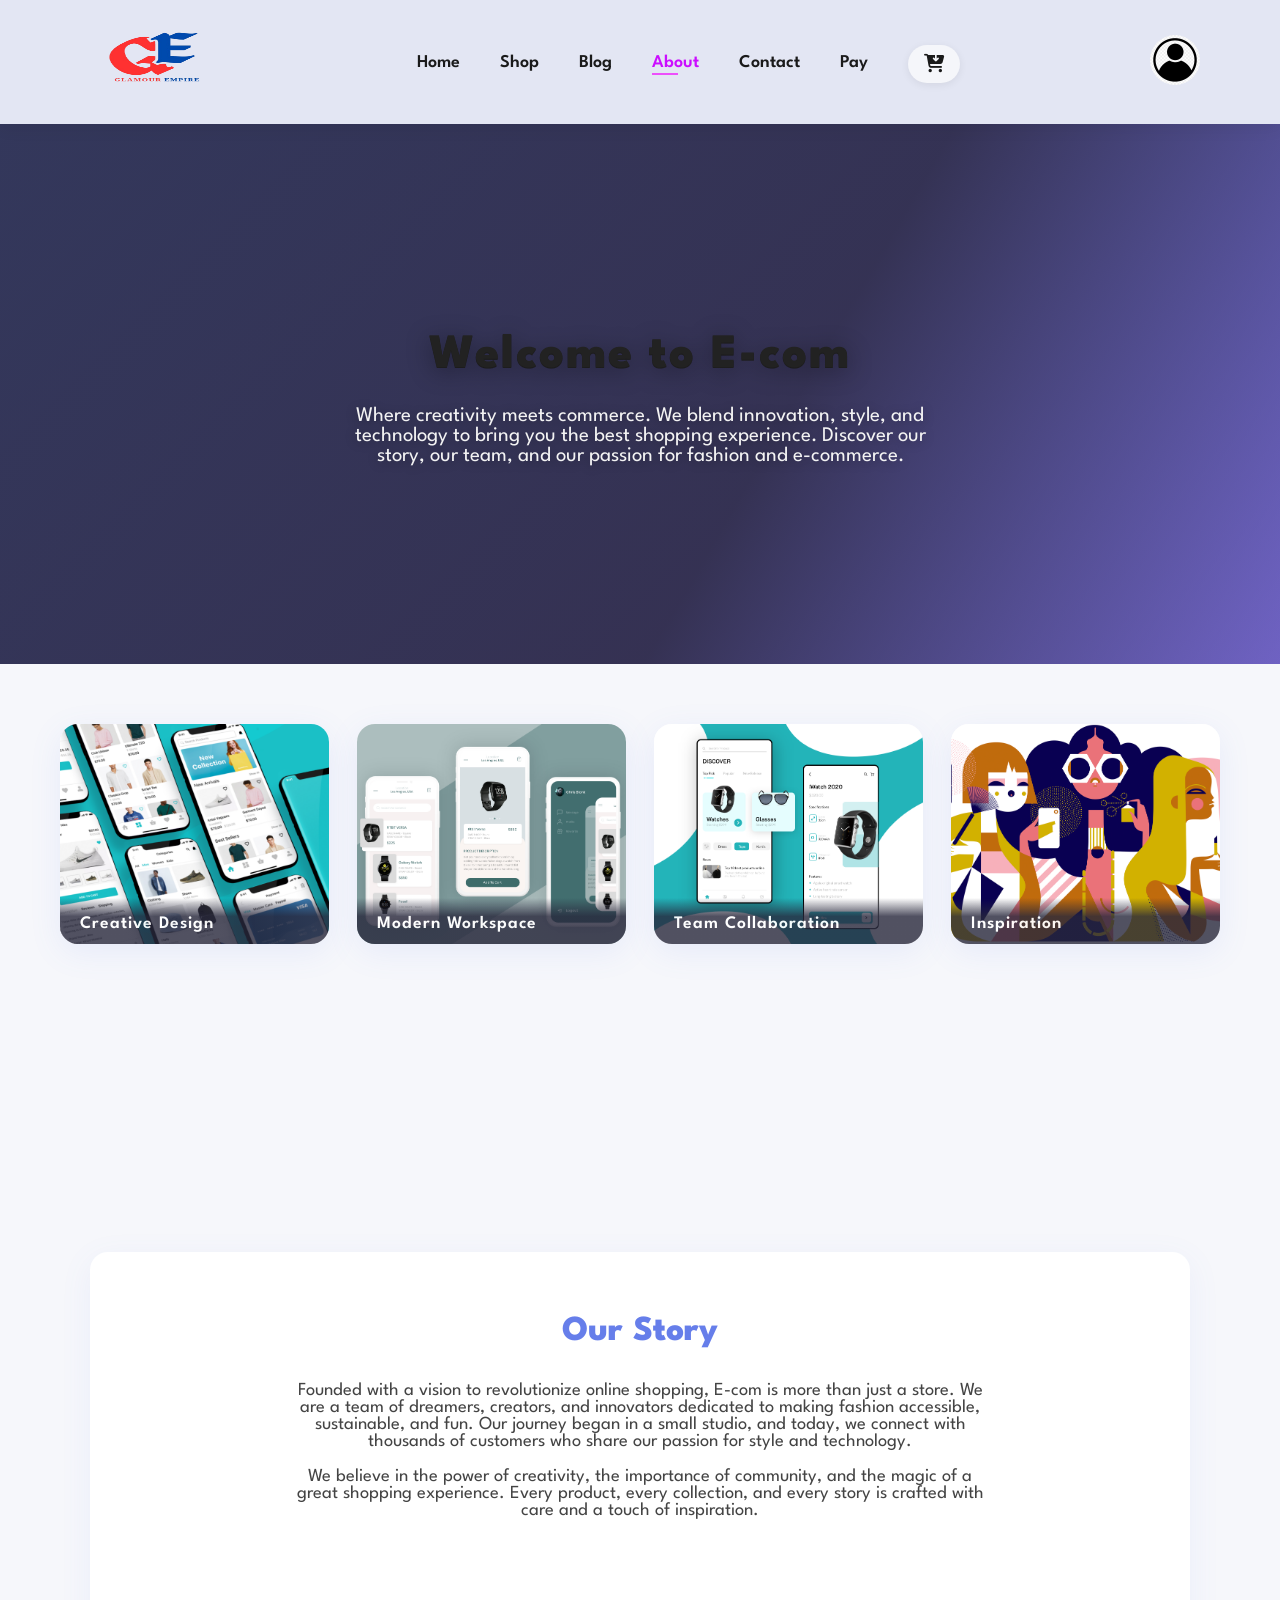
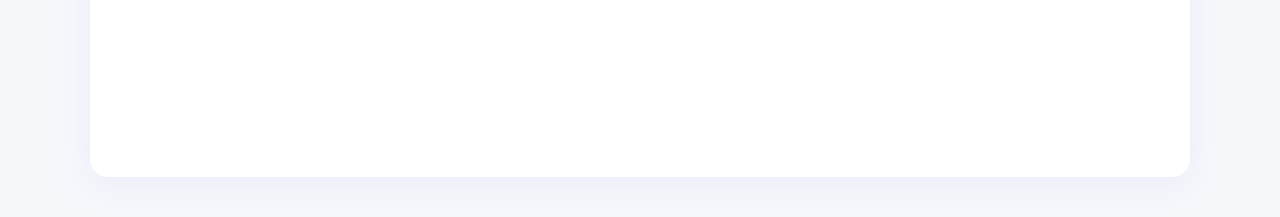
<file: about.html>
<!DOCTYPE html>
<html lang="en">
<head>
    <meta charset="UTF-8">
    <meta name="viewport" content="width=device-width, initial-scale=1.0">
    <title>About Us - E-com</title>
    <link rel="stylesheet" href="style.css">
    <link rel="stylesheet" href="https://cdnjs.cloudflare.com/ajax/libs/font-awesome/6.6.0/css/all.min.css" />
    <style>
        body {
            background: #f6f7fb;
        }
        .about-hero {
            position: relative;
            width: 100%;
            min-height: 60vh;
            display: flex;
            align-items: center;
            justify-content: center;
            overflow: hidden;
            background: linear-gradient(135deg, #667eea 0%, #764ba2 100%);
        }
        .about-hero video {
            position: absolute;
            top: 0; left: 0; width: 100%; height: 100%; object-fit: cover; z-index: 1; opacity: 0.45;
        }
        .about-hero-overlay {
            position: absolute;
            top: 0; left: 0; width: 100%; height: 100%;
            background: linear-gradient(120deg, rgba(40,40,60,0.82) 60%, rgba(102,126,234,0.45) 100%);
            z-index: 2;
        }
        .about-hero-content {
            position: relative;
            z-index: 3;
            color: #fff;
            text-align: center;
            padding: 60px 20px 40px 20px;
            animation: fadeInDown 1.2s cubic-bezier(.77,0,.18,1);
        }
        .about-hero-content h1 {
            font-size: 3rem;
            margin-bottom: 18px;
            letter-spacing: 2px;
            font-weight: 800;
            text-shadow: 0 4px 24px rgba(0,0,0,0.38), 0 1px 0 #222;
            animation: fadeInUp 1.2s 0.2s both;
        }
        .about-hero-content p {
            font-size: 1.3rem;
            max-width: 600px;
            margin: 0 auto 18px auto;
            opacity: 0.98;
            color: #f3f3f3;
            text-shadow: 0 2px 12px rgba(0,0,0,0.32);
            animation: fadeInUp 1.2s 0.4s both;
        }
        @keyframes fadeInDown {
            from { opacity: 0; transform: translateY(-40px); }
            to { opacity: 1; transform: translateY(0); }
        }
        @keyframes fadeInUp {
            from { opacity: 0; transform: translateY(40px); }
            to { opacity: 1; transform: translateY(0); }
        }
        .about-gallery {
            max-width: 1200px;
            margin: 60px auto 40px auto;
            display: grid;
            grid-template-columns: repeat(auto-fit, minmax(260px, 1fr));
            gap: 28px;
            padding: 0 20px;
        }
        .about-gallery-item {
            position: relative;
            overflow: hidden;
            border-radius: 18px;
            box-shadow: 0 8px 32px rgba(102, 126, 234, 0.10);
            cursor: pointer;
            background: #fff;
            transition: transform 0.3s, box-shadow 0.3s;
            animation: fadeInUp 1.1s cubic-bezier(.77,0,.18,1);
        }
        .about-gallery-item img {
            width: 100%;
            height: 220px;
            object-fit: cover;
            display: block;
            transition: transform 0.4s cubic-bezier(.77,0,.18,1);
        }
        .about-gallery-item:hover {
            transform: translateY(-8px) scale(1.04);
            box-shadow: 0 16px 40px rgba(102, 126, 234, 0.18);
        }
        .about-gallery-item:hover img {
            transform: scale(1.08) rotate(-2deg);
        }
        .about-gallery-caption {
            position: absolute;
            bottom: 0; left: 0; right: 0;
            background: linear-gradient(0deg, rgba(40,40,60,0.85) 60%, rgba(40,40,60,0.0) 100%);
            color: #fff;
            padding: 18px 20px 12px 20px;
            font-size: 1.1rem;
            font-weight: 600;
            letter-spacing: 1px;
            opacity: 0.95;
            pointer-events: none;
        }
        .about-section {
            max-width: 1100px;
            margin: 60px auto 40px auto;
            background: #fff;
            border-radius: 18px;
            box-shadow: 0 8px 32px rgba(102, 126, 234, 0.08);
            padding: 48px 32px;
            text-align: center;
            animation: fadeInDown 1.2s cubic-bezier(.77,0,.18,1);
        }
        .about-section h2 {
            color: #667eea;
            font-size: 2.2rem;
            margin-bottom: 18px;
            font-weight: 800;
        }
        .about-section p {
            color: #444;
            font-size: 1.15rem;
            max-width: 700px;
            margin: 0 auto 18px auto;
        }
        .about-team {
            display: flex;
            flex-wrap: wrap;
            justify-content: center;
            gap: 36px;
            margin-top: 36px;
        }
        .about-team-member {
            background: #f6f7fb;
            border-radius: 14px;
            box-shadow: 0 4px 16px rgba(102, 126, 234, 0.07);
            padding: 24px 18px 18px 18px;
            width: 220px;
            text-align: center;
            transition: transform 0.2s, box-shadow 0.2s;
            animation: fadeInUp 1.1s cubic-bezier(.77,0,.18,1);
        }
        .about-team-member img {
            width: 80px;
            height: 80px;
            border-radius: 50%;
            object-fit: cover;
            margin-bottom: 12px;
            border: 3px solid #667eea;
        }
        .about-team-member h4 {
            margin: 0 0 6px 0;
            color: #333;
            font-size: 1.1rem;
            font-weight: 700;
        }
        .about-team-member p {
            color: #888;
            font-size: 0.98rem;
            margin: 0;
        }
        @media (max-width: 900px) {
            .about-gallery {
                grid-template-columns: 1fr 1fr;
            }
            .about-section {
                padding: 32px 10px;
            }
        }
        @media (max-width: 600px) {
            .about-hero-content h1 {
                font-size: 2rem;
            }
            .about-gallery {
                grid-template-columns: 1fr;
            }
            .about-gallery-item img {
                height: 140px;
            }
            .about-section {
                padding: 18px 2vw;
            }
            .about-team-member {
                width: 100%;
            }
        }
    </style>
</head>
<body>
    <section id="header">
        <a href="index.html"><img src="logo1-removebg-preview.png" class="logo" alt="logo" width="150px" height="80px"></a>
        <div>
            <ul id="navbar">
                <li><a href="index.html">Home</a></li>
                <li><a href="shop.html">Shop</a></li>
                <li><a href="blog.html">Blog</a></li>
                <li><a class="active" href="about.html">About</a></li>
                <li><a href="contact.html">Contact</a></li>
                <li><a href="paymentSection.html">Pay</a></li>
                <li><a href="cart.html" id="cart"><i class="fa fa-cart-arrow-down" aria-hidden="true"></i></a></li>
            </ul>
        </div>
        <div>
            <button id="login" onclick="window.location.href='index.html'"></button>
        </div>
    </section>
    <!-- Hero Section with Video -->
    <div class="about-hero">
        <video src="img/about/1.mp4" autoplay loop muted playsinline></video>
        <div class="about-hero-overlay"></div>
        <div class="about-hero-content">
            <h1>Welcome to E-com</h1>
            <p>Where creativity meets commerce. We blend innovation, style, and technology to bring you the best shopping experience. Discover our story, our team, and our passion for fashion and e-commerce.</p>
        </div>
    </div>
    <!-- Animated Gallery Section -->
    <div class="about-gallery">
        <div class="about-gallery-item" style="animation-delay:0.1s"><img src="img/about/a1.png" alt="Creative Design"><div class="about-gallery-caption">Creative Design</div></div>
        <div class="about-gallery-item" style="animation-delay:0.2s"><img src="img/about/a2.jpg" alt="Modern Workspace"><div class="about-gallery-caption">Modern Workspace</div></div>
        <div class="about-gallery-item" style="animation-delay:0.3s"><img src="img/about/a3.png" alt="Team Collaboration"><div class="about-gallery-caption">Team Collaboration</div></div>
        <div class="about-gallery-item" style="animation-delay:0.4s"><img src="img/about/a4.png" alt="Inspiration"><div class="about-gallery-caption">Inspiration</div></div>
        <div class="about-gallery-item" style="animation-delay:0.5s"><img src="img/about/a5.jpg" alt="Fashion Forward"><div class="about-gallery-caption">Fashion Forward</div></div>
        <div class="about-gallery-item" style="animation-delay:0.6s"><img src="img/about/a6.jpg" alt="Our Studio"><div class="about-gallery-caption">Our Studio</div></div>
        <div class="about-gallery-item" style="animation-delay:0.7s"><img src="img/about/banner.png" alt="Brand Banner"><div class="about-gallery-caption">Brand Banner</div></div>
    </div>
    <!-- Brand Story Section -->
    <div class="about-section">
        <h2>Our Story</h2>
        <p>Founded with a vision to revolutionize online shopping, E-com is more than just a store. We are a team of dreamers, creators, and innovators dedicated to making fashion accessible, sustainable, and fun. Our journey began in a small studio, and today, we connect with thousands of customers who share our passion for style and technology.</p>
        <p>We believe in the power of creativity, the importance of community, and the magic of a great shopping experience. Every product, every collection, and every story is crafted with care and a touch of inspiration.</p>
        <div class="about-team">
            <div class="about-team-member" style="animation-delay:0.1s"><img src="img/people/1.png" alt="Sathish"><h4>Sathish</h4><p>Founder & CEO</p></div>
            <div class="about-team-member" style="animation-delay:0.2s"><img src="img/people/2.png" alt="Priya"><h4>Priya</h4><p>Lead Designer</p></div>
            <div class="about-team-member" style="animation-delay:0.3s"><img src="img/people/3.png" alt="Rahul"><h4>Rahul</h4><p>Tech Lead</p></div>
        </div>
    </div>
    <!-- End -->
    <script>
        // Animate gallery and team on scroll
        function animateOnScroll() {
            const elements = document.querySelectorAll('.about-gallery-item, .about-team-member');
            const windowHeight = window.innerHeight;
            elements.forEach(el => {
                const position = el.getBoundingClientRect().top;
                if (position < windowHeight - 60) {
                    el.style.opacity = 1;
                    el.style.transform = 'none';
                } else {
                    el.style.opacity = 0;
                    el.style.transform = 'translateY(40px)';
                }
            });
        }
        window.addEventListener('scroll', animateOnScroll);
        window.addEventListener('resize', animateOnScroll);
        document.addEventListener('DOMContentLoaded', animateOnScroll);
    </script>
</body>
</html>
</file>
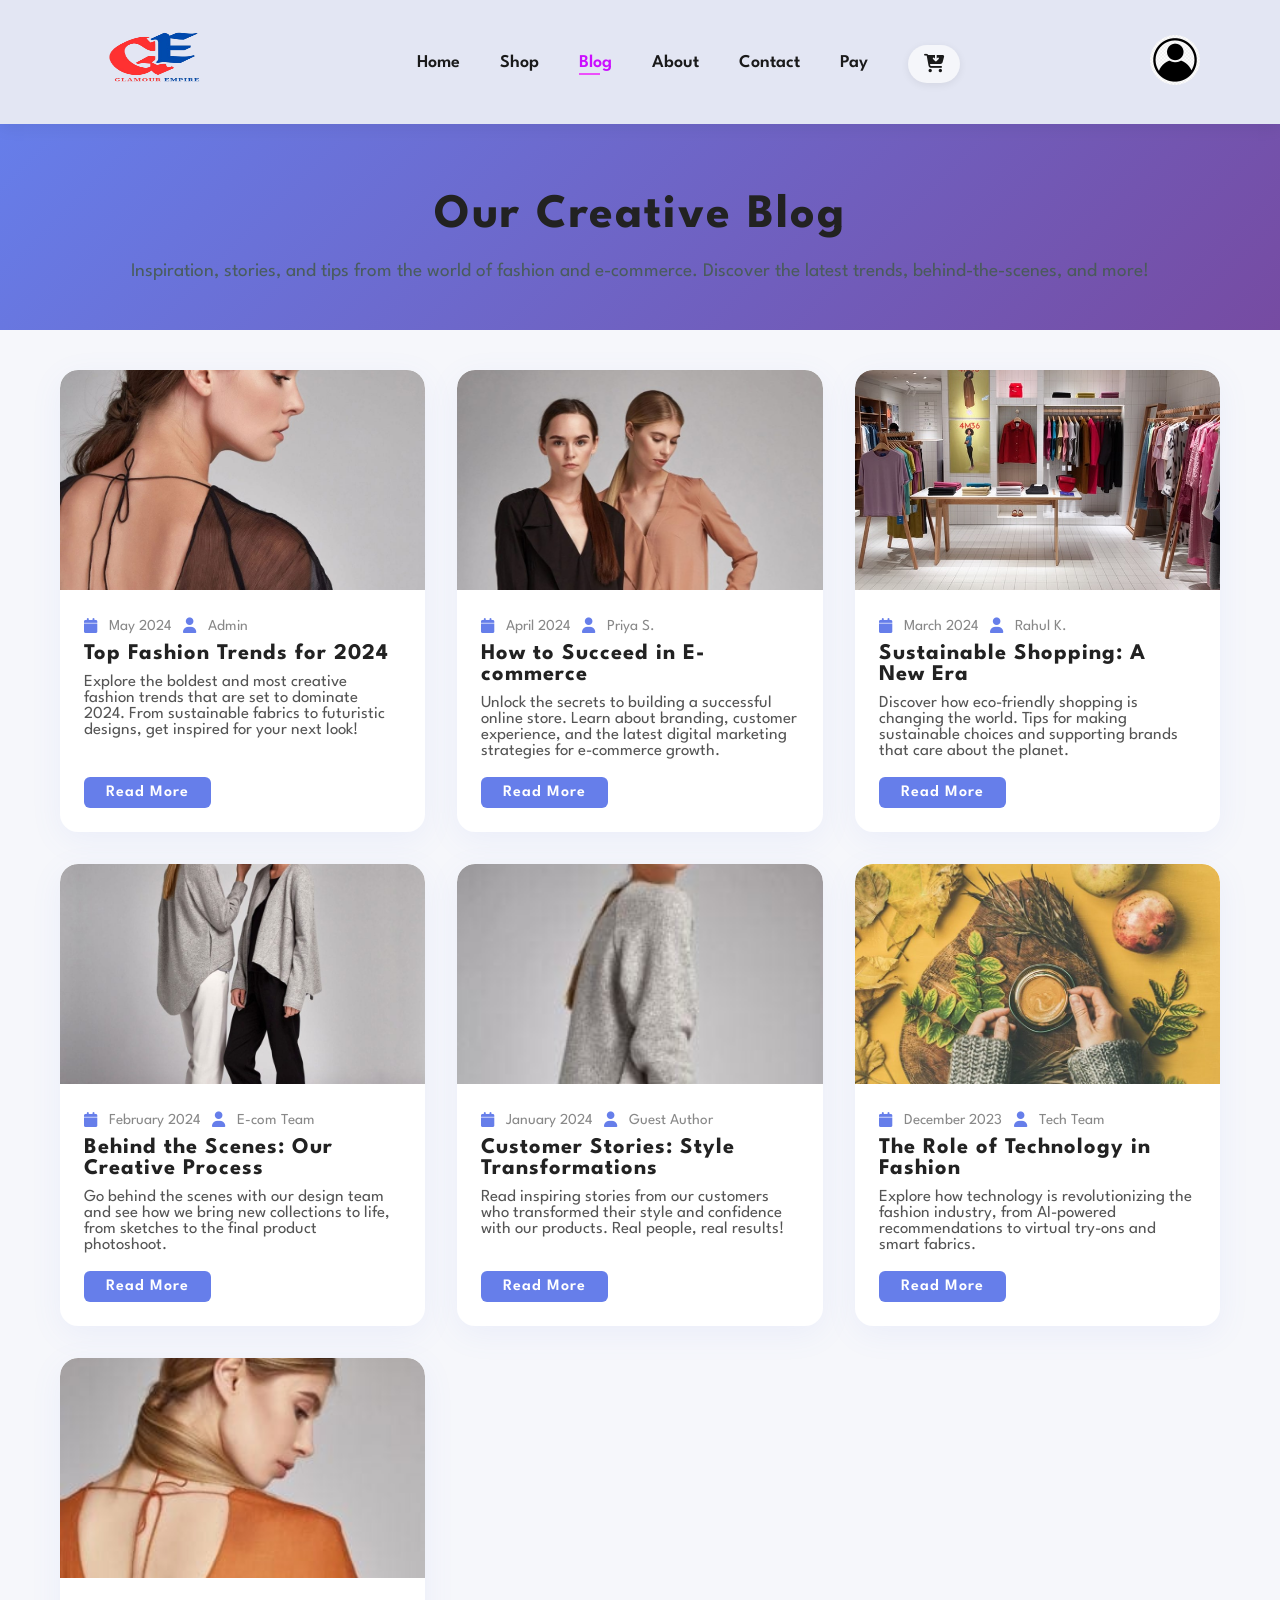
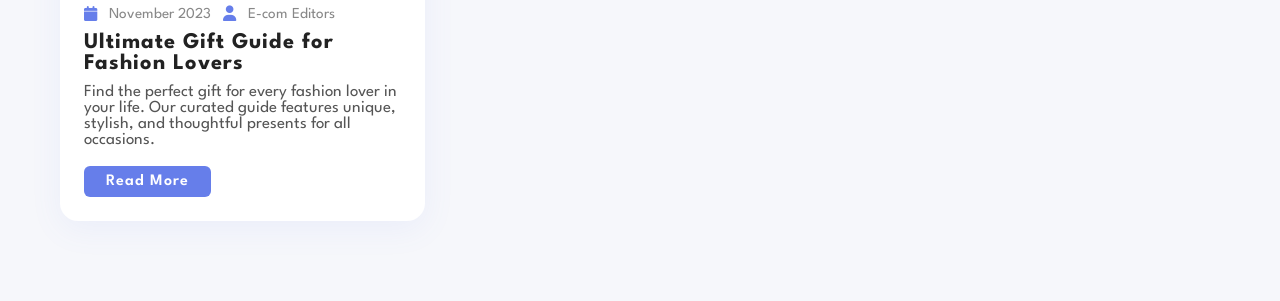
<file: blog.html>
<!DOCTYPE html>
<html lang="en">
<head>
    <meta charset="UTF-8">
    <meta name="viewport" content="width=device-width, initial-scale=1.0">
    <title>Our Blog - E-com</title>
    <link rel="stylesheet" href="style.css">
    <link rel="stylesheet" href="https://cdnjs.cloudflare.com/ajax/libs/font-awesome/6.6.0/css/all.min.css" />
    <style>
        body {
            background: #f6f7fb;
        }
        .blog-header {
            text-align: center;
            padding: 60px 20px 30px 20px;
            background: linear-gradient(135deg, #667eea 0%, #764ba2 100%);
            color: #fff;
        }
        .blog-header h1 {
            font-size: 3rem;
            margin-bottom: 10px;
            letter-spacing: 2px;
        }
        .blog-header p {
            font-size: 1.2rem;
            opacity: 0.9;
        }
        .blog-grid {
            display: grid;
            grid-template-columns: repeat(auto-fit, minmax(320px, 1fr));
            gap: 32px;
            max-width: 1200px;
            margin: 40px auto;
            padding: 0 20px 40px 20px;
        }
        .blog-card {
            background: #fff;
            border-radius: 18px;
            box-shadow: 0 8px 32px rgba(102, 126, 234, 0.08);
            overflow: hidden;
            display: flex;
            flex-direction: column;
            transition: transform 0.2s, box-shadow 0.2s;
            position: relative;
        }
        .blog-card:hover {
            transform: translateY(-8px) scale(1.03);
            box-shadow: 0 16px 40px rgba(102, 126, 234, 0.18);
        }
        .blog-card img {
            width: 100%;
            height: 220px;
            object-fit: cover;
            border-top-left-radius: 18px;
            border-top-right-radius: 18px;
        }
        .blog-content {
            padding: 28px 24px 24px 24px;
            flex: 1;
            display: flex;
            flex-direction: column;
        }
        .blog-meta {
            font-size: 0.95rem;
            color: #888;
            margin-bottom: 10px;
            display: flex;
            align-items: center;
            gap: 12px;
        }
        .blog-meta i {
            color: #667eea;
        }
        .blog-title {
            font-size: 1.4rem;
            font-weight: 700;
            color: #222;
            margin-bottom: 10px;
            letter-spacing: 1px;
        }
        .blog-excerpt {
            color: #555;
            font-size: 1.05rem;
            flex: 1;
            margin-bottom: 18px;
        }
        .read-more {
            align-self: flex-start;
            background: #667eea;
            color: #fff;
            padding: 8px 22px;
            border-radius: 6px;
            text-decoration: none;
            font-weight: 600;
            letter-spacing: 1px;
            transition: background 0.2s;
        }
        .read-more:hover {
            background: #764ba2;
        }
        @media (max-width: 600px) {
            .blog-header h1 {
                font-size: 2rem;
            }
            .blog-card img {
                height: 150px;
            }
        }
    </style>
</head>
<body>
    <section id="header">
        <a href="index.html"><img src="logo1-removebg-preview.png" class="logo" alt="logo" width="150px" height="80px"></a>
        <div>
            <ul id="navbar">
                <li><a href="index.html">Home</a></li>
                <li><a href="shop.html">Shop</a></li>
                <li><a class="active" href="blog.html">Blog</a></li>
                <li><a href="about.html">About</a></li>
                <li><a href="contact.html">Contact</a></li>
                <li><a href="paymentSection.html">Pay</a></li>
                <li><a href="cart.html" id="cart"><i class="fa fa-cart-arrow-down" aria-hidden="true"></i></a></li>
            </ul>
        </div>
        <div>
            <button id="login" onclick="window.location.href='index.html'"></button>
        </div>
    </section>
    <div class="blog-header">
        <h1>Our Creative Blog</h1>
        <p>Inspiration, stories, and tips from the world of fashion and e-commerce. Discover the latest trends, behind-the-scenes, and more!</p>
    </div>
    <div class="blog-grid">
        <!-- Blog Card 1 -->
        <div class="blog-card">
            <img src="img/blog/b1.jpg" alt="Fashion Trends 2024">
            <div class="blog-content">
                <div class="blog-meta"><i class="fa fa-calendar"></i> May 2024 <i class="fa fa-user"></i> Admin</div>
                <div class="blog-title">Top Fashion Trends for 2024</div>
                <div class="blog-excerpt">Explore the boldest and most creative fashion trends that are set to dominate 2024. From sustainable fabrics to futuristic designs, get inspired for your next look!</div>
                <a href="#" class="read-more">Read More</a>
            </div>
        </div>
        <!-- Blog Card 2 -->
        <div class="blog-card">
            <img src="img/blog/b2.jpg" alt="E-commerce Success">
            <div class="blog-content">
                <div class="blog-meta"><i class="fa fa-calendar"></i> April 2024 <i class="fa fa-user"></i> Priya S.</div>
                <div class="blog-title">How to Succeed in E-commerce</div>
                <div class="blog-excerpt">Unlock the secrets to building a successful online store. Learn about branding, customer experience, and the latest digital marketing strategies for e-commerce growth.</div>
                <a href="#" class="read-more">Read More</a>
            </div>
        </div>
        <!-- Blog Card 3 -->
        <div class="blog-card">
            <img src="img/blog/b3.jpg" alt="Sustainable Shopping">
            <div class="blog-content">
                <div class="blog-meta"><i class="fa fa-calendar"></i> March 2024 <i class="fa fa-user"></i> Rahul K.</div>
                <div class="blog-title">Sustainable Shopping: A New Era</div>
                <div class="blog-excerpt">Discover how eco-friendly shopping is changing the world. Tips for making sustainable choices and supporting brands that care about the planet.</div>
                <a href="#" class="read-more">Read More</a>
            </div>
        </div>
        <!-- Blog Card 4 -->
        <div class="blog-card">
            <img src="img/blog/b4.jpg" alt="Behind the Scenes">
            <div class="blog-content">
                <div class="blog-meta"><i class="fa fa-calendar"></i> February 2024 <i class="fa fa-user"></i> E-com Team</div>
                <div class="blog-title">Behind the Scenes: Our Creative Process</div>
                <div class="blog-excerpt">Go behind the scenes with our design team and see how we bring new collections to life, from sketches to the final product photoshoot.</div>
                <a href="#" class="read-more">Read More</a>
            </div>
        </div>
        <!-- Blog Card 5 -->
        <div class="blog-card">
            <img src="img/blog/b5.jpg" alt="Customer Stories">
            <div class="blog-content">
                <div class="blog-meta"><i class="fa fa-calendar"></i> January 2024 <i class="fa fa-user"></i> Guest Author</div>
                <div class="blog-title">Customer Stories: Style Transformations</div>
                <div class="blog-excerpt">Read inspiring stories from our customers who transformed their style and confidence with our products. Real people, real results!</div>
                <a href="#" class="read-more">Read More</a>
            </div>
        </div>
        <!-- Blog Card 6 -->
        <div class="blog-card">
            <img src="img/blog/b6.jpg" alt="Tech in Fashion">
            <div class="blog-content">
                <div class="blog-meta"><i class="fa fa-calendar"></i> December 2023 <i class="fa fa-user"></i> Tech Team</div>
                <div class="blog-title">The Role of Technology in Fashion</div>
                <div class="blog-excerpt">Explore how technology is revolutionizing the fashion industry, from AI-powered recommendations to virtual try-ons and smart fabrics.</div>
                <a href="#" class="read-more">Read More</a>
            </div>
        </div>
        <!-- Blog Card 7 -->
        <div class="blog-card">
            <img src="img/blog/b7.jpg" alt="Gift Guide">
            <div class="blog-content">
                <div class="blog-meta"><i class="fa fa-calendar"></i> November 2023 <i class="fa fa-user"></i> E-com Editors</div>
                <div class="blog-title">Ultimate Gift Guide for Fashion Lovers</div>
                <div class="blog-excerpt">Find the perfect gift for every fashion lover in your life. Our curated guide features unique, stylish, and thoughtful presents for all occasions.</div>
                <a href="#" class="read-more">Read More</a>
            </div>
        </div>
    </div>
</body>
</html>
</file>
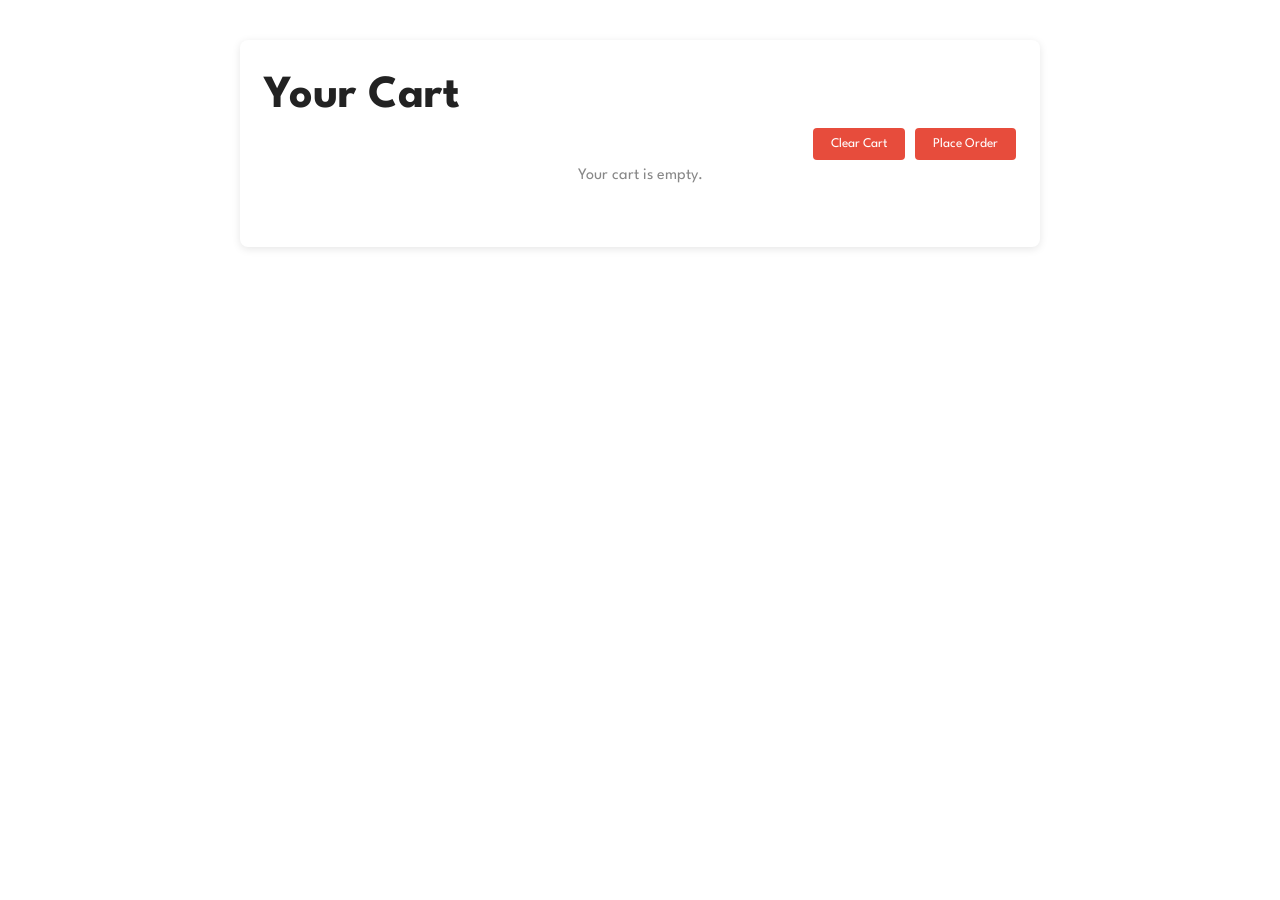
<file: cart.html>
<!DOCTYPE html>
<html lang="en">
<head>
    <meta charset="UTF-8">
    <meta name="viewport" content="width=device-width, initial-scale=1.0">
    <title>Shopping Cart</title>
    <link rel="stylesheet" href="style.css">
    <style>
        .cart-container { max-width: 800px; margin: 40px auto; background: #fff; padding: 24px; border-radius: 8px; box-shadow: 0 2px 8px rgba(0,0,0,0.1); }
        .cart-table { width: 100%; border-collapse: collapse; margin-bottom: 20px; }
        .cart-table th, .cart-table td { padding: 12px; border-bottom: 1px solid #eee; text-align: left; }
        .cart-table img { width: 60px; height: 60px; object-fit: cover; border-radius: 6px; }
        .cart-total { font-size: 1.2em; font-weight: bold; text-align: right; margin-top: 20px; }
        .empty-cart { text-align: center; color: #888; margin: 40px 0; }
        .clear-btn { background: #e74c3c; color: #fff; border: none; padding: 10px 18px; margin-left: 10px; border-radius: 4px; cursor: pointer; float: right; }
    </style>
</head>
<body>
    <div class="cart-container">
        <h2>Your Cart</h2>
        <table class="cart-table" id="cartTable">
            <thead>
                <tr>
                    <th>Image</th>
                    <th>Name</th>
                    <th>Price</th>
                </tr>
            </thead>
            <tbody id="cartBody">
                <!-- Cart items will be inserted here -->
            </tbody>
        </table>
        <div class="cart-total" id="cartTotal"></div>
        <button class="clear-btn" onclick="PlaceOrder()">Place Order</button>
        <button class="clear-btn" onclick="clearCart()">Clear Cart</button>
        <div class="empty-cart" id="emptyCart" style="display:none;">Your cart is empty.</div>
        <div id="orderSummary" style="display:none; margin-top:40px;"></div>
    </div>
    <script>
        function renderCart() {
            const cart = JSON.parse(localStorage.getItem('cart')) || [];
            const cartBody = document.getElementById('cartBody');
            const cartTotal = document.getElementById('cartTotal');
            const emptyCart = document.getElementById('emptyCart');
            cartBody.innerHTML = '';
            let total = 0;
            if (cart.length === 0) {
                document.getElementById('cartTable').style.display = 'none';
                cartTotal.style.display = 'none';
                emptyCart.style.display = 'block';
                document.getElementById('orderSummary').style.display = 'none';
                return;
            } else {
                document.getElementById('cartTable').style.display = '';
                cartTotal.style.display = '';
                emptyCart.style.display = 'none';
                document.getElementById('orderSummary').style.display = 'none';
            }
            cart.forEach(item => {
                total += item.price;
                const row = document.createElement('tr');
                row.innerHTML = `
                    <td><img src="${item.image}" alt="${item.name}"></td>
                    <td>${item.name}</td>
                    <td>₹${item.price}</td>
                `;
                cartBody.appendChild(row);
            });
            cartTotal.textContent = 'Total: ₹' + total;
        }
        function clearCart() {
            localStorage.removeItem('cart');
            renderCart();
        }
        document.addEventListener('DOMContentLoaded', renderCart);

        function PlaceOrder(){
            const cart = JSON.parse(localStorage.getItem('cart')) || [];
            if(cart.length === 0) return;
            localStorage.setItem('orderInProgress', 'true');
            window.location.href = 'paymentSection.html';
        }
    </script>
</body>
</html>
</file>
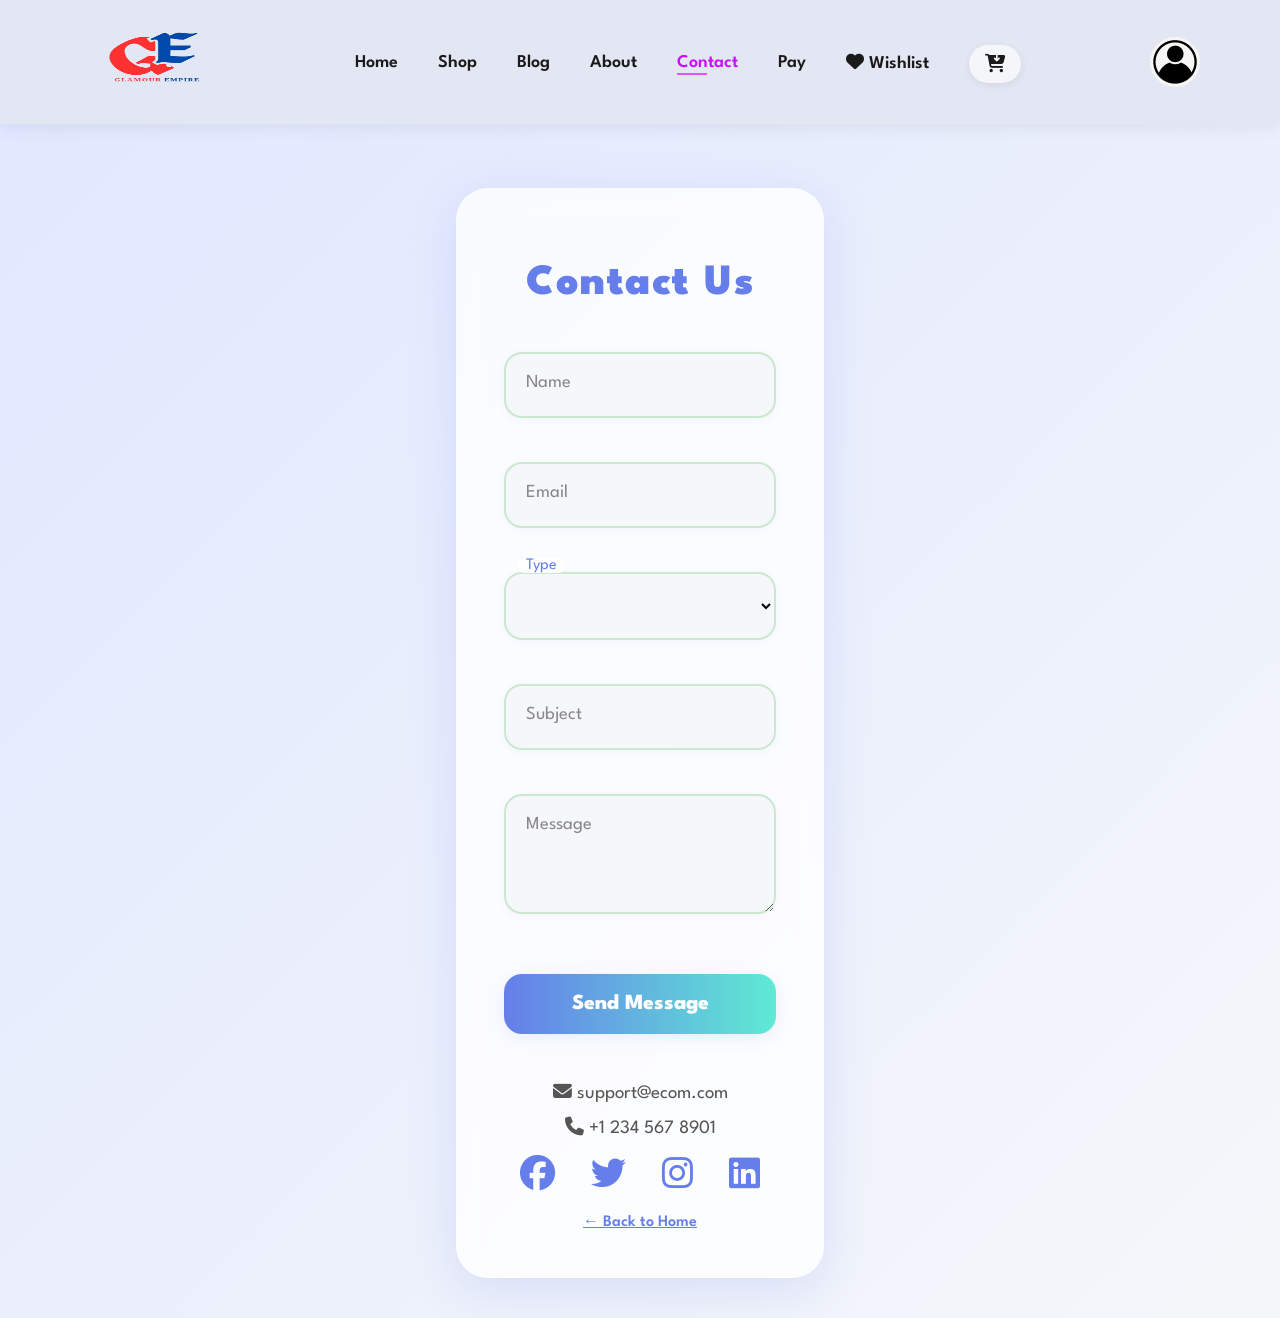
<file: contact.html>
<!DOCTYPE html>
<html lang="en">
<head>
    <meta charset="UTF-8">
    <meta name="viewport" content="width=device-width, initial-scale=1.0">
    <title>Contact Us - E-com</title>
    <link rel="stylesheet" href="style.css">
    <link rel="stylesheet" href="https://cdnjs.cloudflare.com/ajax/libs/font-awesome/6.6.0/css/all.min.css" />
    <style>
        body {
            min-height: 100vh;
            background: linear-gradient(135deg, #e0e7ff 0%, #f5f7fa 100%);
            display: flex;
            flex-direction: column;
        }
        .contact-container {
            max-width: 700px;
            margin: 64px auto 40px auto;
            background: rgba(255,255,255,0.8);
            border-radius: 32px;
            box-shadow: 0 12px 48px rgba(102, 126, 234, 0.18);
            padding: 64px 48px 48px 48px;
            backdrop-filter: blur(12px);
            animation: fadeIn 1.1s cubic-bezier(.4,0,.2,1);
        }
        @keyframes fadeIn {
            from { opacity: 0; transform: translateY(40px); }
            to { opacity: 1; transform: none; }
        }
        .contact-container h2 {
            color: #667eea;
            margin-bottom: 36px;
            text-align: center;
            font-size: 2.7em;
            font-weight: 900;
            letter-spacing: 1.5px;
        }
        .contact-form {
            display: flex;
            flex-direction: column;
            gap: 28px;
        }
        .form-group {
            position: relative;
            margin-bottom: 16px;
        }
        .contact-form input, .contact-form textarea, .contact-form select {
            width: 100%;
            padding: 22px 18px 22px 18px;
            border-radius: 18px;
            border: 2px solid #cce7d0;
            font-size: 1.25rem;
            background: rgba(245,246,250,0.85);
            outline: none;
            transition: border 0.2s, box-shadow 0.2s;
            box-shadow: 0 2px 8px rgba(102,126,234,0.06);
        }
        .contact-form input:focus, .contact-form textarea:focus, .contact-form select:focus {
            border: 1.5px solid #667eea;
            box-shadow: 0 2px 12px rgba(102,126,234,0.10);
        }
        .contact-form label {
            position: absolute;
            left: 22px;
            top: 22px;
            color: #888;
            font-size: 1.15em;
            pointer-events: none;
            background: transparent;
            transition: 0.2s cubic-bezier(.4,0,.2,1);
        }
        .contact-form input:focus + label,
        .contact-form input:not(:placeholder-shown) + label,
        .contact-form textarea:focus + label,
        .contact-form textarea:not(:placeholder-shown) + label,
        .contact-form select:focus + label,
        .contact-form select:not([value=""]) + label {
            top: -14px;
            left: 14px;
            font-size: 1em;
            color: #667eea;
            background: #fff;
            padding: 0 8px;
            border-radius: 6px;
        }
        .contact-form textarea {
            min-height: 120px;
            resize: vertical;
        }
        .contact-form button {
            background: linear-gradient(90deg, #667eea 0%, #5eead4 100%);
            color: #fff;
            border: none;
            border-radius: 18px;
            padding: 20px 0;
            font-size: 1.35em;
            font-weight: 800;
            cursor: pointer;
            box-shadow: 0 4px 18px rgba(102,126,234,0.13);
            transition: background 0.2s, transform 0.13s;
            margin-top: 12px;
        }
        .contact-form button:hover {
            background: linear-gradient(90deg, #5eead4 0%, #667eea 100%);
            transform: scale(1.04);
        }
        .contact-form button:active {
            transform: scale(0.98);
        }
        .contact-info {
            margin-top: 48px;
            text-align: center;
        }
        .contact-info p {
            color: #555;
            margin-bottom: 14px;
            font-size: 1.18em;
        }
        .contact-info .social-icons {
            margin-top: 18px;
        }
        .contact-info .social-icons a {
            color: #667eea;
            margin: 0 16px;
            font-size: 2.2em;
            transition: color 0.2s, transform 0.2s;
            display: inline-block;
        }
        .contact-info .social-icons a:hover {
            color: #5eead4;
            transform: scale(1.18) rotate(-8deg);
        }
        .contact-success {
            background: #e6ffed;
            color: #088178;
            border-radius: 18px;
            padding: 36px 12px 28px 12px;
            text-align: center;
            margin-bottom: 24px;
            font-weight: 800;
            font-size: 1.35em;
            animation: fadeIn 0.7s cubic-bezier(.4,0,.2,1);
            position: relative;
        }
        .checkmark {
            width: 64px;
            height: 64px;
            display: block;
            margin: 0 auto 18px auto;
        }
        .checkmark__circle {
            stroke: #5eead4;
            stroke-width: 3;
            fill: none;
            animation: checkmarkCircle 0.5s ease;
        }
        .checkmark__check {
            stroke: #088178;
            stroke-width: 3;
            fill: none;
            stroke-dasharray: 24;
            stroke-dashoffset: 24;
            animation: checkmarkCheck 0.5s 0.3s forwards;
        }
        @keyframes checkmarkCircle {
            from { stroke-dasharray: 0 150; }
            to { stroke-dasharray: 150 0; }
        }
        @keyframes checkmarkCheck {
            to { stroke-dashoffset: 0; }
        }
        @media (max-width: 900px) {
            .contact-container {
                padding: 10vw 2vw;
                max-width: 98vw;
            }
        }
        @media (max-width: 700px) {
            .contact-container {
                padding: 16px 4px;
            }
        }
    </style>
</head>
<body>
    <section id="header">
        <a href="index.html"><img src="logo1-removebg-preview.png" class="logo" alt="logo" width="150px" height="80px"></a>
        <div>
            <ul id="navbar">
                <li><a href="index.html">Home</a></li>
                <li><a href="shop.html">Shop</a></li>
                <li><a href="blog.html">Blog</a></li>
                <li><a href="about.html">About</a></li>
                <li><a class="active" href="contact.html">Contact</a></li>
                <li><a href="paymentSection.html">Pay</a></li>
                <li><a href="wishlist.html"><i class="fa fa-heart"></i> Wishlist</a></li>
                <li><a href="cart.html" id="cart"><i class="fa fa-cart-arrow-down" aria-hidden="true"></i></a></li>
            </ul>
        </div>
        <div style="display: flex; align-items: center; gap: 10px;">
            <button id="login" onclick="window.location.href='login/Login UI.html'"></button>
            <button id="hamburger-menu" aria-label="Open navigation" style="display:none; background:none; border:none; font-size:2em; cursor:pointer;">
                <i class="fa fa-bars"></i>
            </button>
        </div>
    </section>
    <div class="contact-container">
        <h2>Contact Us</h2>
        <form class="contact-form" id="contactForm" autocomplete="off">
            <div class="form-group">
                <input type="text" id="name" name="name" required placeholder=" ">
                <label for="name">Name</label>
            </div>
            <div class="form-group">
                <input type="email" id="email" name="email" required placeholder=" ">
                <label for="email">Email</label>
            </div>
            <div class="form-group">
                <select id="type" name="type" required>
                    <option value="" disabled selected hidden></option>
                    <option value="Order">Order</option>
                    <option value="Like">Like</option>
                    <option value="Feedback">Feedback</option>
                </select>
                <label for="type">Type</label>
            </div>
            <div class="form-group">
                <input type="text" id="subject" name="subject" required placeholder=" ">
                <label for="subject">Subject</label>
            </div>
            <div class="form-group">
                <textarea id="message" name="message" required placeholder=" "></textarea>
                <label for="message">Message</label>
            </div>
            <button type="submit">Send Message</button>
        </form>
        <div id="contactSuccess" class="contact-success" style="display:none;">
            <svg class="checkmark" viewBox="0 0 52 52">
                <circle class="checkmark__circle" cx="26" cy="26" r="24"/>
                <path class="checkmark__check" fill="none" d="M14 27l7 7 16-16"/>
            </svg>
            Thank you for contacting us! We have received your message.
        </div>
        <div class="contact-info">
            <p><i class="fa fa-envelope"></i> support@ecom.com</p>
            <p><i class="fa fa-phone"></i> +1 234 567 8901</p>
            <div class="social-icons">
                <a href="#"><i class="fab fa-facebook"></i></a>
                <a href="#"><i class="fab fa-twitter"></i></a>
                <a href="#"><i class="fab fa-instagram"></i></a>
                <a href="#"><i class="fab fa-linkedin"></i></a>
            </div>
        </div>
        <div style="text-align:center;margin-top:18px;">
            <a href="index.html" style="color:#667eea;text-decoration:underline;font-weight:600;">&larr; Back to Home</a>
        </div>
    </div>
    <script>
    // Show thank you message on submit (placeholder for backend email logic)
    document.getElementById('contactForm').onsubmit = function(e) {
        e.preventDefault();
        document.getElementById('contactForm').style.display = 'none';
        document.getElementById('contactSuccess').style.display = 'block';
        // Here you would send the form data to your backend for email delivery
    };
    </script>
</body>
</html>
</file>
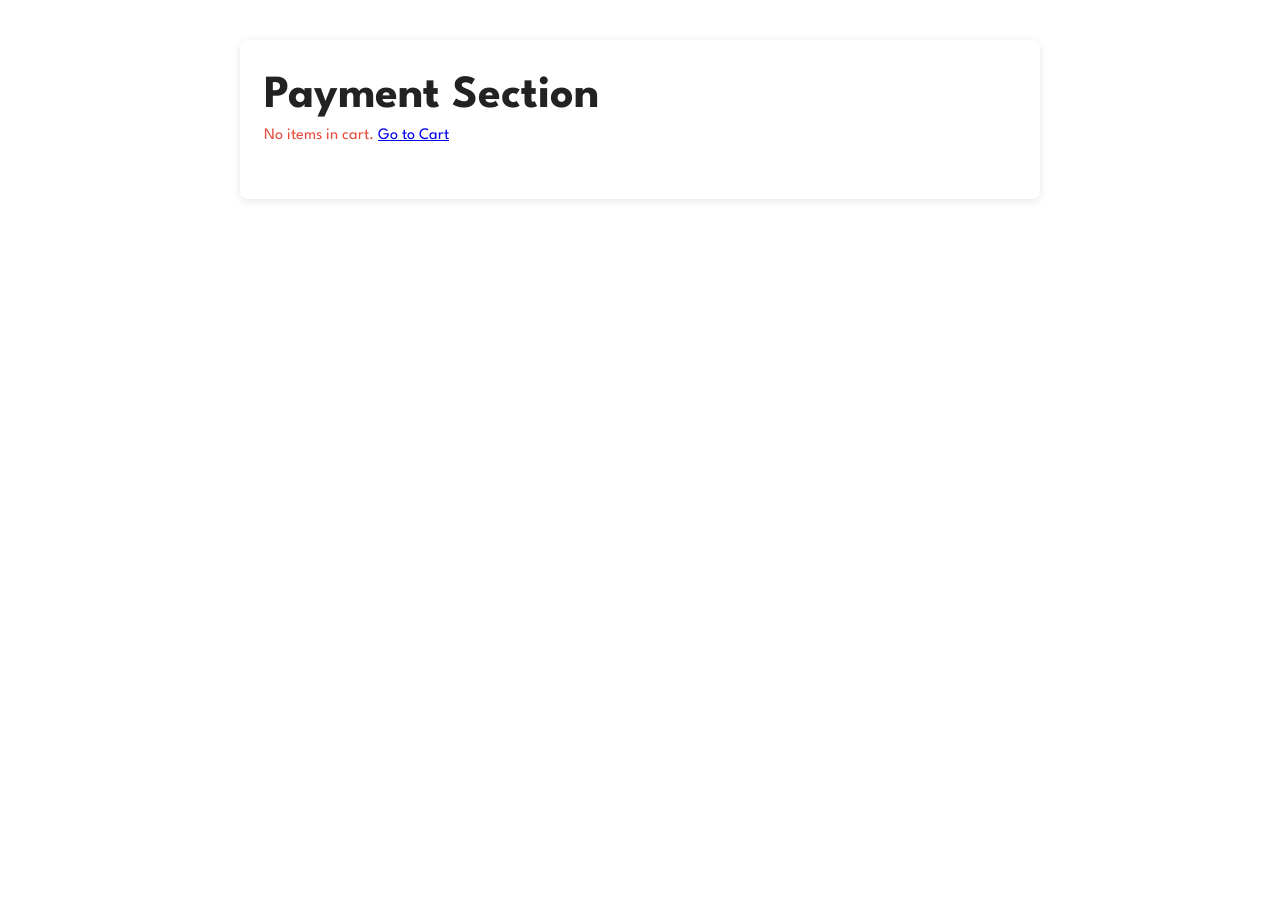
<file: paymentSection.html>
<!DOCTYPE html>
<html lang="en">
<head>
    <meta charset="UTF-8">
    <meta name="viewport" content="width=device-width, initial-scale=1.0">
    <title>Payment Section</title>
    <link rel="stylesheet" href="style.css">
    <style>
        .payment-container { max-width: 800px; margin: 40px auto; background: #fff; padding: 24px; border-radius: 8px; box-shadow: 0 2px 8px rgba(0,0,0,0.1); }
        .order-summary { margin-bottom: 32px; }
        .order-summary table { width: 100%; border-collapse: collapse; }
        .order-summary th, .order-summary td { padding: 10px; border-bottom: 1px solid #eee; text-align: left; }
        .order-summary img { width: 50px; height: 50px; object-fit: cover; border-radius: 6px; }
        .total-row { font-weight: bold; }
        .payment-form { margin-top: 24px; }
        .payment-form label { display: block; margin-bottom: 6px; font-weight: 500; }
        .payment-form input, .payment-form select { width: 100%; padding: 8px; margin-bottom: 16px; border: 1px solid #ccc; border-radius: 4px; }
        .pay-btn { background: #2ecc40; color: #fff; border: none; padding: 12px 24px; border-radius: 4px; cursor: pointer; font-size: 1em; }
        .pay-btn:disabled { background: #aaa; }
        .confirmation { color: #27ae60; font-size: 1.2em; margin-top: 32px; text-align: center; }
    </style>
</head>
<body>
    <div class="payment-container">
        <h2>Payment Section</h2>
        <div class="order-summary" id="orderSummary"></div>
        <form class="payment-form" id="paymentForm">
            <label for="paymentMethod">Payment Method</label>
            <select id="paymentMethod" required>
                <option value="">Select</option>
                <option value="card">Credit/Debit Card</option>
                <option value="upi">UPI</option>
            </select>
            <div id="cardFields" style="display:none;">
                <label for="cardNumber">Card Number</label>
                <input type="text" id="cardNumber" maxlength="16" pattern="\d{16}" placeholder="1234 5678 9012 3456">
                <label for="cardName">Name on Card</label>
                <input type="text" id="cardName" placeholder="Cardholder Name">
                <label for="cardExpiry">Expiry</label>
                <input type="text" id="cardExpiry" maxlength="5" placeholder="MM/YY">
                <label for="cardCVV">CVV</label>
                <input type="password" id="cardCVV" maxlength="3" pattern="\d{3}" placeholder="123">
            </div>
            <div id="upiFields" style="display:none;">
                <label for="upiId">UPI ID</label>
                <input type="text" id="upiId" placeholder="example@upi">
            </div>
            <button type="submit" class="pay-btn">Pay Now</button>
        </form>
        <div class="confirmation" id="confirmation" style="display:none;"></div>
    </div>
    <script>
        // Show order summary
        function renderOrderSummary() {
            const cart = JSON.parse(localStorage.getItem('cart')) || [];
            let total = 0;
            if(cart.length === 0) {
                document.getElementById('orderSummary').innerHTML = '<div style="color:#e74c3c;">No items in cart. <a href="cart.html">Go to Cart</a></div>';
                document.getElementById('paymentForm').style.display = 'none';
                return;
            }
            let html = '<h3>Order Summary</h3><table><thead><tr><th>Image</th><th>Name</th><th>Price</th></tr></thead><tbody>';
            cart.forEach(item => {
                total += item.price;
                html += `<tr><td><img src="${item.image}" alt="${item.name}"></td><td>${item.name}</td><td>₹${item.price}</td></tr>`;
            });
            html += `</tbody><tfoot><tr class='total-row'><td colspan='2'>Total</td><td>₹${total}</td></tr></tfoot></table>`;
            document.getElementById('orderSummary').innerHTML = html;
        }
        // Payment method toggle
        document.getElementById('paymentMethod').addEventListener('change', function() {
            document.getElementById('cardFields').style.display = this.value === 'card' ? '' : 'none';
            document.getElementById('upiFields').style.display = this.value === 'upi' ? '' : 'none';
        });
        // Payment form submit
        document.getElementById('paymentForm').addEventListener('submit', function(e) {
            e.preventDefault();
            const method = document.getElementById('paymentMethod').value;
            let valid = true;
            if(method === 'card') {
                if(!document.getElementById('cardNumber').value.match(/^\d{16}$/)) valid = false;
                if(!document.getElementById('cardName').value.trim()) valid = false;
                if(!document.getElementById('cardExpiry').value.match(/^\d{2}\/\d{2}$/)) valid = false;
                if(!document.getElementById('cardCVV').value.match(/^\d{3}$/)) valid = false;
            } else if(method === 'upi') {
                if(!document.getElementById('upiId').value.match(/^\w+@\w+$/)) valid = false;
            } else {
                valid = false;
            }
            if(!valid) {
                alert('Please fill all payment details correctly.');
                return;
            }
            // Simulate payment success and save order to history
            const cart = JSON.parse(localStorage.getItem('cart')) || [];
            const orderTotal = cart.reduce((sum, item) => sum + item.price, 0);
            const orderItems = cart.map(item => item.name);
            
            // Create order object
            const order = {
                id: 'ORD' + Date.now(),
                date: new Date().toLocaleDateString(),
                total: orderTotal,
                items: orderItems,
                status: 'Processing',
                paymentMethod: method,
                orderDetails: cart
            };
            
            // Save order to user's order history
            const userOrders = JSON.parse(localStorage.getItem('userOrders')) || [];
            userOrders.push(order);
            localStorage.setItem('userOrders', JSON.stringify(userOrders));
            
            // Clear cart and order progress
            localStorage.removeItem('cart');
            localStorage.removeItem('orderInProgress');
            
            document.getElementById('paymentForm').style.display = 'none';
            document.getElementById('confirmation').style.display = 'block';
            document.getElementById('confirmation').innerHTML = `
                <h3>🎉 Payment Successful!</h3>
                <p>Thank you for your order!</p>
                <p><strong>Order ID:</strong> ${order.id}</p>
                <p><strong>Total:</strong> ₹${orderTotal}</p>
                <p>Your order has been placed and is being processed.</p>
                <button onclick="window.location.href='index.html'" style="background: #667eea; color: white; border: none; padding: 10px 20px; border-radius: 5px; cursor: pointer; margin-top: 10px;">
                    Continue Shopping
                </button>
            `;
        });
        document.addEventListener('DOMContentLoaded', renderOrderSummary);
    </script>
</body>
</html>
</file>
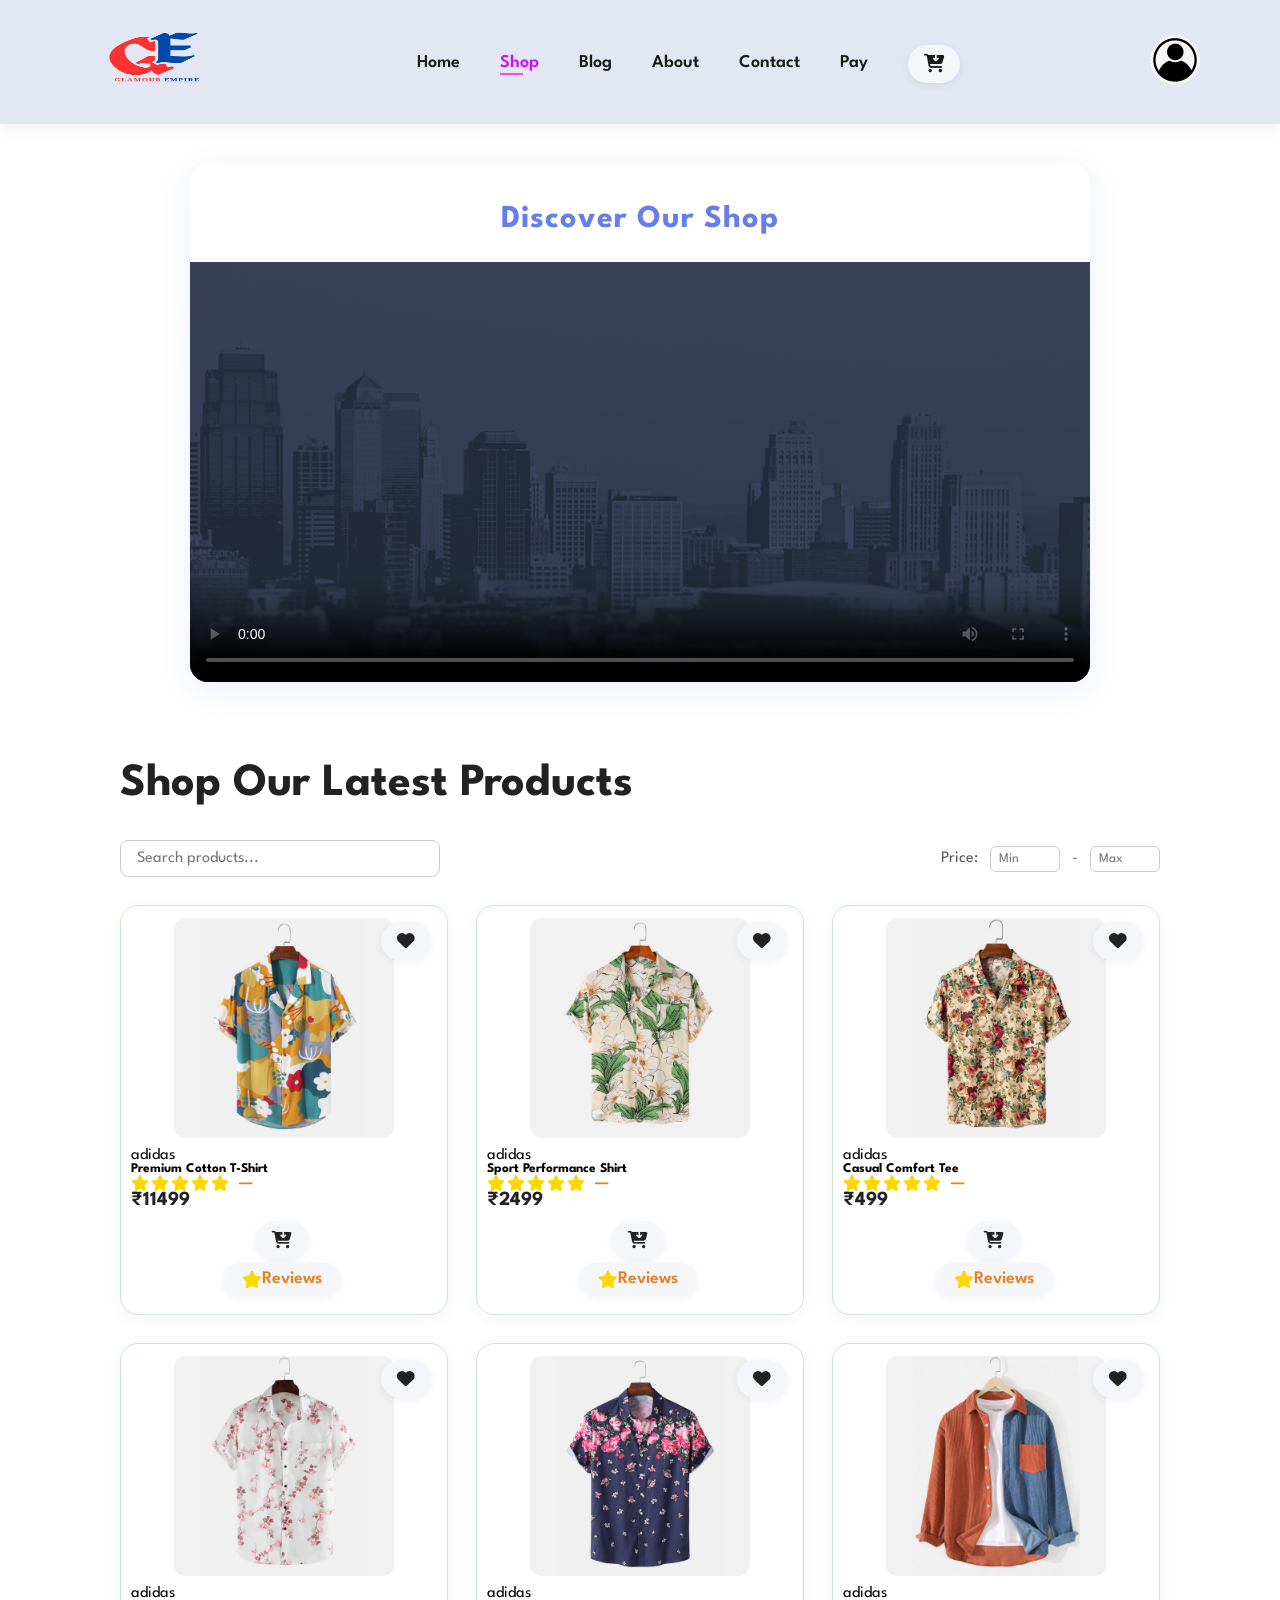
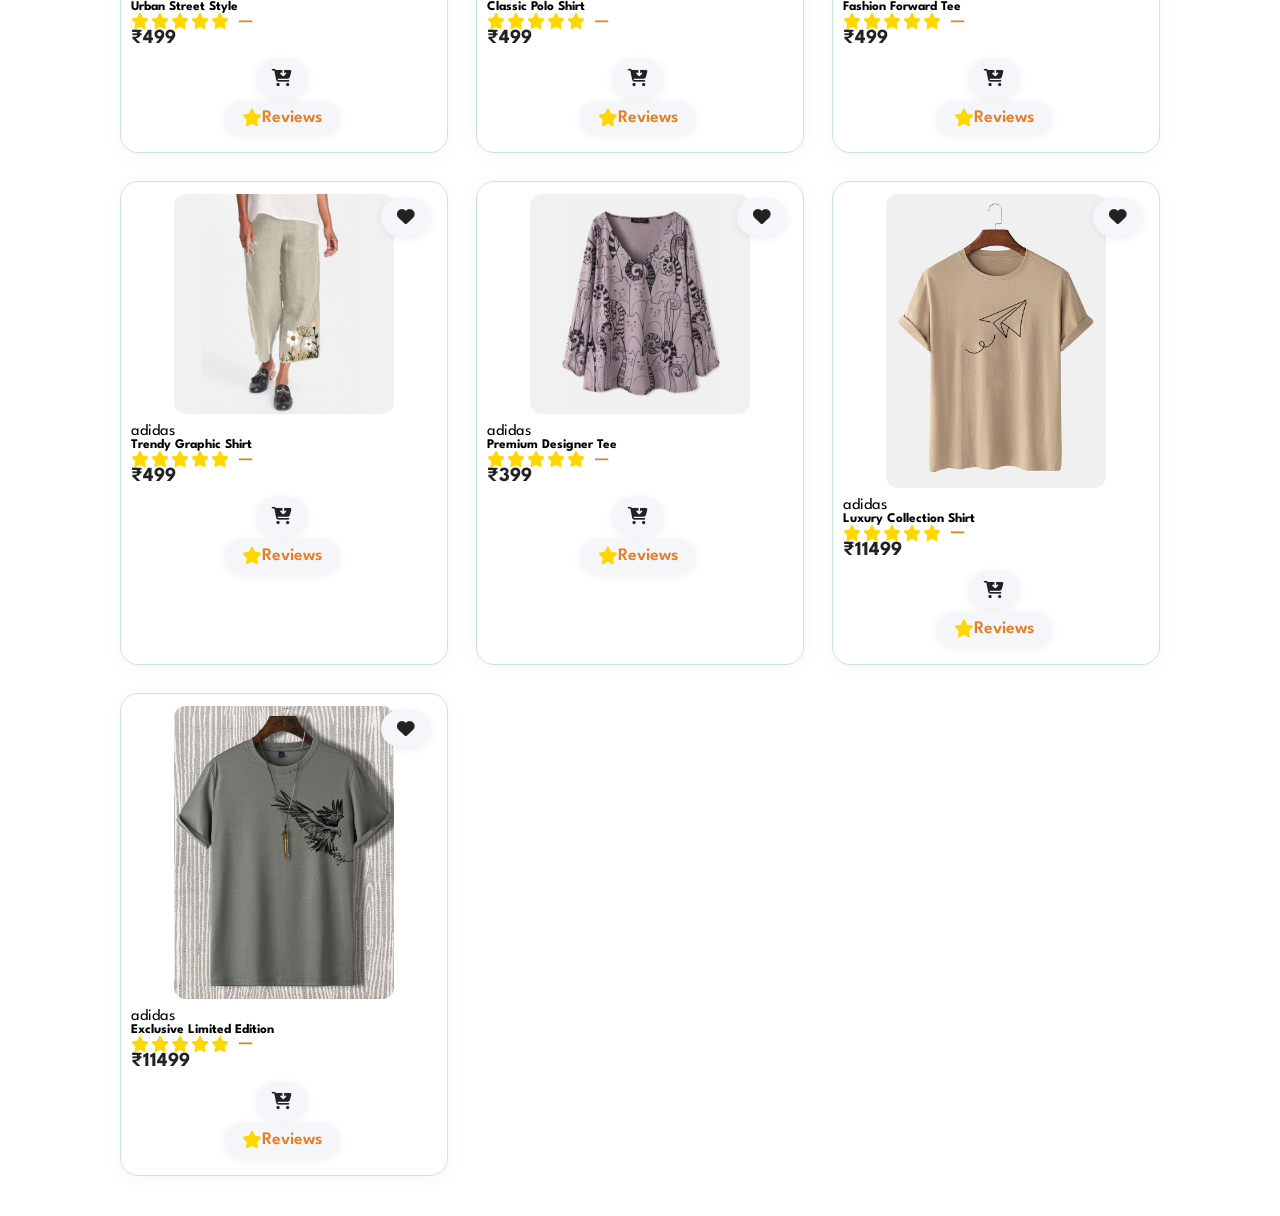
<file: shop.html>
<!DOCTYPE html>
<html lang="en">
<head>
    <meta charset="UTF-8">
    <meta name="viewport" content="width=device-width, initial-scale=1.0">
    <title>Shop - E-com</title>
    <link rel="stylesheet" href="style.css">
    <link rel="stylesheet" href="https://cdnjs.cloudflare.com/ajax/libs/font-awesome/6.6.0/css/all.min.css" />
    <style>
        .shop-video-section {
            width: 100%;
            max-width: 900px;
            margin: 40px auto 30px auto;
            border-radius: 18px;
            overflow: hidden;
            box-shadow: 0 8px 32px rgba(102, 126, 234, 0.12);
            background: #fff;
            display: flex;
            flex-direction: column;
            align-items: center;
        }
        .shop-video-section h2 {
            margin: 0;
            padding: 24px 0 10px 0;
            font-size: 2rem;
            color: #667eea;
            letter-spacing: 1px;
        }
        .shop-video-player {
            width: 100%;
            background: #000;
        }
        .shop-video-player video {
            width: 100%;
            height: 420px;
            object-fit: cover;
            display: block;
        }
        @media (max-width: 700px) {
            .shop-video-player video {
                height: 220px;
            }
        }
    </style>
</head>
<body>
    <section id="header">
        <a href="index.html"><img src="logo1-removebg-preview.png" class="logo" alt="logo" width="150px" height="80px"></a>
        <div>
            <ul id="navbar">
                <li><a href="index.html">Home</a></li>
                <li><a class="active" href="shop.html">Shop</a></li>
                <li><a href="blog.html">Blog</a></li>
                <li><a href="about.html">About</a></li>
                <li><a href="contact.html">Contact</a></li>
                <li><a href="paymentSection.html">Pay</a></li>
                <li><a href="cart.html" id="cart"><i class="fa fa-cart-arrow-down" aria-hidden="true"></i></a></li>
            </ul>
        </div>
        <div>
            <button id="login" onclick="window.location.href='index.html'"></button>
        </div>
    </section>
    <div class="shop-video-section">
        <h2>Discover Our Shop</h2>
        <div class="shop-video-player">
            <video src="img/about/1.mp4" controls poster="img/about/banner.png"></video>
        </div>
    </div>
    <!-- Add your shop product grid or content below -->
    <div class="section-p1" style="max-width:1200px;margin:auto;">
        <h2 style="color:#222;margin-bottom:24px;">Shop Our Latest Products</h2>
        <!-- Search and Filters -->
        <div style="display:flex;flex-wrap:wrap;gap:18px 24px;align-items:center;margin-bottom:28px;justify-content:space-between;">
            <input id="shopSearch" type="text" placeholder="Search products..." style="flex:1 1 220px;max-width:320px;padding:10px 16px;border-radius:8px;border:1px solid #ccc;font-size:1rem;">
            <div style="display:flex;gap:12px;align-items:center;">
                <label style="font-size:1rem;color:#555;">Price:</label>
                <input id="minPrice" type="number" placeholder="Min" style="width:70px;padding:6px 8px;border-radius:6px;border:1px solid #ccc;">
                <span style="color:#888;">-</span>
                <input id="maxPrice" type="number" placeholder="Max" style="width:70px;padding:6px 8px;border-radius:6px;border:1px solid #ccc;">
            </div>
        </div>
        <!-- Product grid -->
        <div id="shopGrid" style="display:grid;grid-template-columns:repeat(auto-fit,minmax(260px,1fr));gap:28px;"></div>
        <div id="shopEmptyMsg" style="text-align:center;color:#888;display:none;margin:40px 0;">No products found.</div>
    </div>
    <script>
    // Sample product data (replace with backend fetch if needed)
    const shopProducts = [
        {name:'Premium Cotton T-Shirt', price:11499, image:'img/products/f1.jpg', brand:'adidas'},
        {name:'Sport Performance Shirt', price:2499, image:'img/products/f2.jpg', brand:'adidas'},
        {name:'Casual Comfort Tee', price:499, image:'img/products/f3.jpg', brand:'adidas'},
        {name:'Urban Street Style', price:499, image:'img/products/f4.jpg', brand:'adidas'},
        {name:'Classic Polo Shirt', price:499, image:'img/products/f5.jpg', brand:'adidas'},
        {name:'Fashion Forward Tee', price:499, image:'img/products/f6.jpg', brand:'adidas'},
        {name:'Trendy Graphic Shirt', price:499, image:'img/products/f7.jpg', brand:'adidas'},
        {name:'Premium Designer Tee', price:399, image:'img/products/f8.jpg', brand:'adidas'},
        {name:'Luxury Collection Shirt', price:11499, image:'img/products/f9.jpeg', brand:'adidas'},
        {name:'Exclusive Limited Edition', price:11499, image:'img/products/f10.jpeg', brand:'adidas'}
    ];
    function renderShopGrid(products) {
        const grid = document.getElementById('shopGrid');
        const emptyMsg = document.getElementById('shopEmptyMsg');
        grid.innerHTML = '';
        if (!products.length) {
            emptyMsg.style.display = 'block';
            return;
        } else {
            emptyMsg.style.display = 'none';
        }
        products.forEach(prod => {
            const card = document.createElement('div');
            card.className = 'pro';
            card.style.position = 'relative';
            // Get average rating
            const reviews = JSON.parse(localStorage.getItem('reviews_' + prod.name)) || [];
            const avgRating = reviews.length ? (reviews.reduce((sum, r) => sum + r.rating, 0) / reviews.length).toFixed(1) : '—';
            card.innerHTML = `
                <img src="${prod.image}" alt="${prod.name}">
                <div class="des">
                    <span>${prod.brand}</span>
                    <h5>${prod.name}</h5>
                    <div class="star">
                        <i class="fas fa-star"></i>
                        <i class="fas fa-star"></i>
                        <i class="fas fa-star"></i>
                        <i class="fas fa-star"></i>
                        <i class="fas fa-star"></i>
                        <span style='margin-left:8px;font-weight:600;color:#e67e22;'>${avgRating}</span>
                    </div>
                    <h4>₹${prod.price}</h4>
                </div>
                <button class="wishlist-btn" onclick="toggleWishlist('${prod.name}', ${prod.price}, '${prod.image}', this)"><i class="fa fa-heart"></i></button>
                <button id="cart" onclick="addToCart('${prod.name}', ${prod.price}, '${prod.image}')"><i class="fa fa-cart-arrow-down" aria-hidden="true"></i></button>
                <button class="review-btn" onclick="openReviewModal('${prod.name}')"><i class="fa fa-star"></i> Reviews</button>
            `;
            grid.appendChild(card);
        });
        if (window.updateWishlistButtons) updateWishlistButtons();
    }
    function filterShopProducts() {
        const search = document.getElementById('shopSearch').value.toLowerCase();
        const min = parseInt(document.getElementById('minPrice').value) || 0;
        const max = parseInt(document.getElementById('maxPrice').value) || Infinity;
        const filtered = shopProducts.filter(p =>
            (p.name.toLowerCase().includes(search) || p.brand.toLowerCase().includes(search)) &&
            p.price >= min && p.price <= max
        );
        renderShopGrid(filtered);
    }
    document.getElementById('shopSearch').addEventListener('input', filterShopProducts);
    document.getElementById('minPrice').addEventListener('input', filterShopProducts);
    document.getElementById('maxPrice').addEventListener('input', filterShopProducts);
    document.addEventListener('DOMContentLoaded', () => {
        renderShopGrid(shopProducts);
    });
    </script>
<div id="reviewModal" style="display:none;position:fixed;top:0;left:0;width:100vw;height:100vh;background:rgba(0,0,0,0.5);z-index:1000;align-items:center;justify-content:center;">
  <div style="background:#fff;border-radius:16px;max-width:400px;width:90vw;padding:32px 24px;box-shadow:0 8px 32px rgba(102,126,234,0.18);position:relative;">
    <button onclick="closeReviewModal()" style="position:absolute;top:12px;right:16px;background:none;border:none;font-size:1.5em;color:#888;cursor:pointer;">&times;</button>
    <h3 id="reviewProductTitle" style="color:#667eea;margin-bottom:12px;font-size:1.3em;"></h3>
    <div id="reviewList" style="margin-bottom:18px;max-height:180px;overflow-y:auto;"></div>
    <form id="reviewForm" onsubmit="submitReview(event)">
      <div style="margin-bottom:10px;">
        <label style="font-weight:600;">Your Rating:</label><br>
        <span id="starInputs"></span>
      </div>
      <div style="margin-bottom:10px;">
        <textarea id="reviewText" placeholder="Write your review..." style="width:100%;padding:8px 10px;border-radius:6px;border:1px solid #ccc;resize:vertical;min-height:50px;"></textarea>
      </div>
      <button type="submit" style="background:#667eea;color:#fff;padding:8px 22px;border:none;border-radius:6px;font-weight:600;">Submit</button>
    </form>
  </div>
</div>
<script>
let currentReviewProduct = '';
function openReviewModal(productName) {
  currentReviewProduct = productName;
  document.getElementById('reviewProductTitle').textContent = productName;
  renderReviewList();
  renderStarInputs();
  document.getElementById('reviewModal').style.display = 'flex';
  document.body.style.overflow = 'hidden';
}
function closeReviewModal() {
  document.getElementById('reviewModal').style.display = 'none';
  document.body.style.overflow = 'auto';
}
function renderReviewList() {
  const reviews = JSON.parse(localStorage.getItem('reviews_' + currentReviewProduct)) || [];
  const list = document.getElementById('reviewList');
  if (!reviews.length) {
    list.innerHTML = '<div style="color:#888;">No reviews yet. Be the first!</div>';
    return;
  }
  list.innerHTML = reviews.map(r => `
    <div style='margin-bottom:10px;padding-bottom:8px;border-bottom:1px solid #eee;'>
      <span style='color:#e67e22;font-size:1.1em;'>${'★'.repeat(r.rating)}${'☆'.repeat(5-r.rating)}</span>
      <span style='color:#555;margin-left:8px;'>${r.text}</span>
    </div>
  `).join('');
}
function renderStarInputs() {
  const starInputs = document.getElementById('starInputs');
  starInputs.innerHTML = '';
  for (let i = 1; i <= 5; i++) {
    const star = document.createElement('span');
    star.textContent = '★';
    star.style.fontSize = '1.3em';
    star.style.cursor = 'pointer';
    star.style.color = '#bbb';
    star.onmouseover = () => highlightStars(i);
    star.onmouseout = () => highlightStars(0);
    star.onclick = () => setRating(i);
    starInputs.appendChild(star);
  }
  setRating(0);
}
let selectedRating = 0;
function setRating(r) {
  selectedRating = r;
  const stars = document.getElementById('starInputs').children;
  for (let i = 0; i < 5; i++) {
    stars[i].style.color = i < r ? '#e67e22' : '#bbb';
  }
}
function highlightStars(r) {
  const stars = document.getElementById('starInputs').children;
  for (let i = 0; i < 5; i++) {
    stars[i].style.color = i < r ? '#e67e22' : '#bbb';
  }
}
function submitReview(e) {
  e.preventDefault();
  const text = document.getElementById('reviewText').value.trim();
  if (!selectedRating) { alert('Please select a rating!'); return; }
  if (!text) { alert('Please write a review!'); return; }
  const reviews = JSON.parse(localStorage.getItem('reviews_' + currentReviewProduct)) || [];
  reviews.push({ rating: selectedRating, text });
  localStorage.setItem('reviews_' + currentReviewProduct, JSON.stringify(reviews));
  document.getElementById('reviewText').value = '';
  setRating(0);
  renderReviewList();
  // Update average rating on product card
  filterShopProducts();
}
window.openReviewModal = openReviewModal;
window.closeReviewModal = closeReviewModal;
</script>
</body>
</html>
</file>
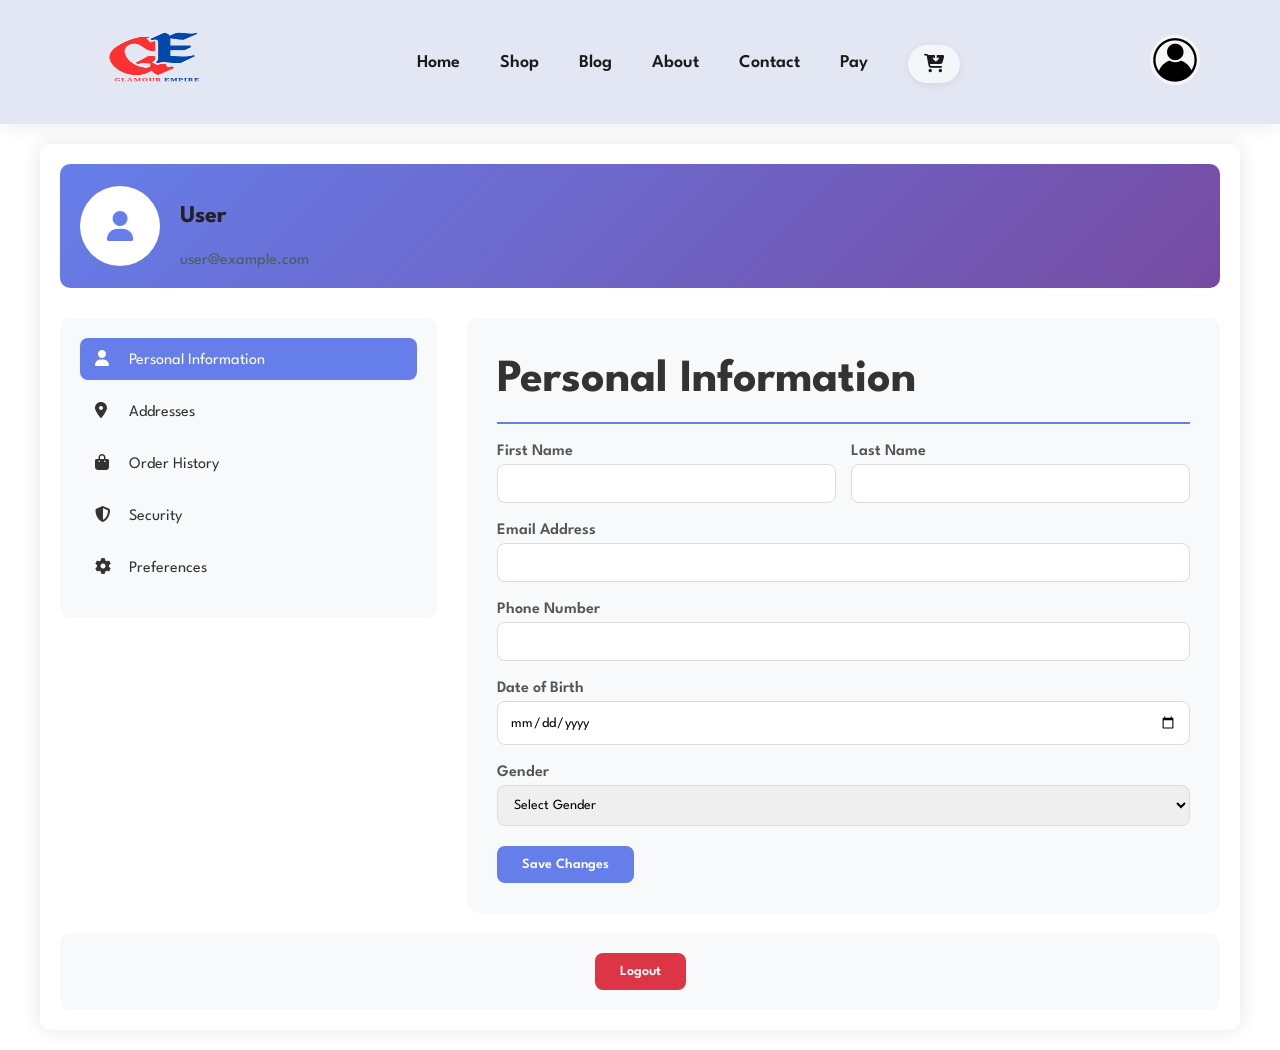
<file: user-profile.html>
<!DOCTYPE html>
<html lang="en">
<head>
    <meta charset="UTF-8">
    <meta name="viewport" content="width=device-width, initial-scale=1.0">
    <title>User Profile - Shopping App</title>
    <link rel="stylesheet" href="https://cdnjs.cloudflare.com/ajax/libs/font-awesome/6.6.0/css/all.min.css" />
    <link rel="stylesheet" href="style.css">
    <style>
        .profile-container {
            max-width: 1200px;
            margin: 20px auto;
            padding: 20px;
            background: #fff;
            border-radius: 10px;
            box-shadow: 0 0 20px rgba(0,0,0,0.1);
        }

        .profile-header {
            display: flex;
            align-items: center;
            gap: 20px;
            padding: 20px;
            background: linear-gradient(135deg, #667eea 0%, #764ba2 100%);
            color: white;
            border-radius: 10px;
            margin-bottom: 30px;
        }

        .profile-avatar {
            width: 80px;
            height: 80px;
            border-radius: 50%;
            background: white;
            display: flex;
            align-items: center;
            justify-content: center;
            font-size: 30px;
            color: #667eea;
        }

        .profile-info h1 {
            margin: 0;
            font-size: 24px;
        }

        .profile-info p {
            margin: 5px 0 0 0;
            opacity: 0.9;
        }

        .profile-sections {
            display: grid;
            grid-template-columns: 1fr 2fr;
            gap: 30px;
        }

        .sidebar {
            background: #f8f9fa;
            padding: 20px;
            border-radius: 10px;
            height: fit-content;
        }

        .sidebar-menu {
            list-style: none;
            padding: 0;
            margin: 0;
        }

        .sidebar-menu li {
            margin-bottom: 10px;
        }

        .sidebar-menu a {
            display: block;
            padding: 12px 15px;
            text-decoration: none;
            color: #333;
            border-radius: 8px;
            transition: all 0.3s ease;
        }

        .sidebar-menu a:hover,
        .sidebar-menu a.active {
            background: #667eea;
            color: white;
        }

        .sidebar-menu i {
            margin-right: 10px;
            width: 20px;
        }

        .main-content {
            background: #f8f9fa;
            padding: 30px;
            border-radius: 10px;
        }

        .section {
            display: none;
        }

        .section.active {
            display: block;
        }

        .section h2 {
            color: #333;
            margin-bottom: 20px;
            padding-bottom: 10px;
            border-bottom: 2px solid #667eea;
        }

        .form-group {
            margin-bottom: 20px;
        }

        .form-group label {
            display: block;
            margin-bottom: 5px;
            font-weight: 600;
            color: #555;
        }

        .form-group input,
        .form-group textarea,
        .form-group select {
            width: 100%;
            padding: 12px;
            border: 1px solid #ddd;
            border-radius: 8px;
            font-size: 14px;
            transition: border-color 0.3s ease;
        }

        .form-group input:focus,
        .form-group textarea:focus,
        .form-group select:focus {
            outline: none;
            border-color: #667eea;
            box-shadow: 0 0 0 2px rgba(102, 126, 234, 0.1);
        }

        .form-row {
            display: grid;
            grid-template-columns: 1fr 1fr;
            gap: 15px;
        }

        .btn {
            background: #667eea;
            color: white;
            padding: 12px 25px;
            border: none;
            border-radius: 8px;
            cursor: pointer;
            font-size: 14px;
            font-weight: 600;
            transition: all 0.3s ease;
        }

        .btn:hover {
            background: #5a6fd8;
            transform: translateY(-2px);
        }

        .btn-secondary {
            background: #6c757d;
        }

        .btn-secondary:hover {
            background: #5a6268;
        }

        .btn-danger {
            background: #dc3545;
        }

        .btn-danger:hover {
            background: #c82333;
        }

        .address-card {
            background: white;
            padding: 20px;
            border-radius: 8px;
            margin-bottom: 15px;
            border: 1px solid #ddd;
        }

        .address-card h4 {
            margin: 0 0 10px 0;
            color: #333;
        }

        .address-card p {
            margin: 5px 0;
            color: #666;
        }

        .address-actions {
            margin-top: 15px;
        }

        .address-actions button {
            margin-right: 10px;
        }

        .order-card {
            background: white;
            padding: 20px;
            border-radius: 8px;
            margin-bottom: 15px;
            border: 1px solid #ddd;
        }

        .order-header {
            display: flex;
            justify-content: space-between;
            align-items: center;
            margin-bottom: 15px;
        }

        .order-status {
            padding: 5px 12px;
            border-radius: 20px;
            font-size: 12px;
            font-weight: 600;
        }

        .status-delivered {
            background: #d4edda;
            color: #155724;
        }

        .status-shipped {
            background: #fff3cd;
            color: #856404;
        }

        .status-processing {
            background: #cce5ff;
            color: #004085;
        }

        .logout-section {
            text-align: center;
            padding: 20px;
            background: #f8f9fa;
            border-radius: 10px;
            margin-top: 20px;
        }

        /* Modal Styles */
        .modal-overlay {
            position: fixed;
            top: 0;
            left: 0;
            width: 100%;
            height: 100%;
            background: rgba(0, 0, 0, 0.5);
            display: none;
            justify-content: center;
            align-items: center;
            z-index: 1000;
            backdrop-filter: blur(5px);
        }

        .modal-content {
            background: white;
            border-radius: 15px;
            padding: 30px;
            max-width: 600px;
            width: 90%;
            max-height: 80vh;
            overflow-y: auto;
            position: relative;
            box-shadow: 0 20px 40px rgba(0, 0, 0, 0.3);
            animation: modalSlideIn 0.3s ease-out;
        }

        @keyframes modalSlideIn {
            from {
                opacity: 0;
                transform: translateY(-50px) scale(0.9);
            }
            to {
                opacity: 1;
                transform: translateY(0) scale(1);
            }
        }

        .modal-header {
            display: flex;
            justify-content: space-between;
            align-items: center;
            margin-bottom: 20px;
            padding-bottom: 15px;
            border-bottom: 2px solid #f0f0f0;
        }

        .modal-header h3 {
            margin: 0;
            color: #333;
            font-size: 24px;
        }

        .modal-close {
            background: none;
            border: none;
            font-size: 24px;
            cursor: pointer;
            color: #999;
            padding: 5px;
            border-radius: 50%;
            width: 40px;
            height: 40px;
            display: flex;
            align-items: center;
            justify-content: center;
            transition: all 0.3s ease;
        }

        .modal-close:hover {
            background: #f0f0f0;
            color: #333;
        }

        .order-details-grid {
            display: grid;
            gap: 20px;
            margin: 20px 0;
        }

        .order-info-card {
            background: #f8f9fa;
            padding: 20px;
            border-radius: 10px;
            border-left: 4px solid #667eea;
        }

        .order-info-card h4 {
            margin: 0 0 15px 0;
            color: #333;
            font-size: 18px;
        }

        .order-info-row {
            display: flex;
            justify-content: space-between;
            margin-bottom: 10px;
            padding: 8px 0;
            border-bottom: 1px solid #eee;
        }

        .order-info-row:last-child {
            border-bottom: none;
            margin-bottom: 0;
        }

        .order-info-label {
            font-weight: 600;
            color: #555;
        }

        .order-info-value {
            color: #333;
        }

        .order-items-container {
            margin-top: 20px;
        }

        .order-item {
            display: flex;
            align-items: center;
            gap: 15px;
            padding: 15px;
            border: 1px solid #eee;
            border-radius: 10px;
            margin-bottom: 10px;
            background: white;
            transition: all 0.3s ease;
        }

        .order-item:hover {
            box-shadow: 0 4px 12px rgba(0, 0, 0, 0.1);
            transform: translateY(-2px);
        }

        .order-item img {
            width: 60px;
            height: 60px;
            object-fit: cover;
            border-radius: 8px;
            border: 2px solid #f0f0f0;
        }

        .order-item-details {
            flex: 1;
        }

        .order-item-name {
            font-weight: 600;
            color: #333;
            margin-bottom: 5px;
        }

        .order-item-price {
            color: #667eea;
            font-weight: 600;
            font-size: 16px;
        }

        .modal-footer {
            margin-top: 25px;
            padding-top: 20px;
            border-top: 2px solid #f0f0f0;
            text-align: center;
        }

        @media (max-width: 768px) {
            .profile-sections {
                grid-template-columns: 1fr;
            }
            
            .form-row {
                grid-template-columns: 1fr;
            }
        }
    </style>
</head>
<body>
    <section id="header">
        <a href="index.html"><img src="logo1-removebg-preview.png" class="logo" alt="logo" width="150px" height="80px"></a>
        <div>
            <ul id="navbar">
                <li><a href="index.html">Home</a></li>
                <li><a href="shop.html">Shop</a></li>
                <li><a href="blog.html">Blog</a></li>
                <li><a href="about.html">About</a></li>
                <li><a href="contact.html">Contact</a></li>
                <li><a href="paymentSection.html">Pay</a></li>
                <li><a href="cart.html" id="cart"><i class="fa fa-cart-arrow-down" aria-hidden="true"></i></a></li>
            </ul>
        </div>
        <div>
            <button id="login" onclick="window.location.href='index.html'"></button>
        </div>
    </section>

    <div class="profile-container">
        <div class="profile-header">
            <div class="profile-avatar">
                <i class="fas fa-user"></i>
            </div>
            <div class="profile-info">
                <h1 id="userName">User Name</h1>
                <p id="userEmail">user@example.com</p>
            </div>
        </div>

        <div class="profile-sections">
            <div class="sidebar">
                <ul class="sidebar-menu">
                    <li><a href="#" class="active" onclick="showSection('personal')"><i class="fas fa-user"></i> Personal Information</a></li>
                    <li><a href="#" onclick="showSection('address')"><i class="fas fa-map-marker-alt"></i> Addresses</a></li>
                    <li><a href="#" onclick="showSection('orders')"><i class="fas fa-shopping-bag"></i> Order History</a></li>
                    <li><a href="#" onclick="showSection('security')"><i class="fas fa-shield-alt"></i> Security</a></li>
                    <li><a href="#" onclick="showSection('preferences')"><i class="fas fa-cog"></i> Preferences</a></li>
                </ul>
            </div>

            <div class="main-content">
                <!-- Personal Information Section -->
                <div id="personal" class="section active">
                    <h2>Personal Information</h2>
                    <form id="personalForm">
                        <div class="form-row">
                            <div class="form-group">
                                <label for="firstName">First Name</label>
                                <input type="text" id="firstName" name="firstName" required>
                            </div>
                            <div class="form-group">
                                <label for="lastName">Last Name</label>
                                <input type="text" id="lastName" name="lastName" required>
                            </div>
                        </div>
                        <div class="form-group">
                            <label for="email">Email Address</label>
                            <input type="email" id="email" name="email" required>
                        </div>
                        <div class="form-group">
                            <label for="phone">Phone Number</label>
                            <input type="tel" id="phone" name="phone">
                        </div>
                        <div class="form-group">
                            <label for="dateOfBirth">Date of Birth</label>
                            <input type="date" id="dateOfBirth" name="dateOfBirth">
                        </div>
                        <div class="form-group">
                            <label for="gender">Gender</label>
                            <select id="gender" name="gender">
                                <option value="">Select Gender</option>
                                <option value="male">Male</option>
                                <option value="female">Female</option>
                                <option value="other">Other</option>
                            </select>
                        </div>
                        <button type="submit" class="btn">Save Changes</button>
                    </form>
                </div>

                <!-- Addresses Section -->
                <div id="address" class="section">
                    <h2>Addresses</h2>
                    <button class="btn" onclick="showAddAddressForm()">Add New Address</button>
                    
                    <div id="addressesList">
                        <!-- Addresses will be loaded here -->
                    </div>

                    <div id="addAddressForm" style="display: none;">
                        <h3>Add New Address</h3>
                        <form id="addressForm">
                            <div class="form-group">
                                <label for="addressType">Address Type</label>
                                <select id="addressType" name="addressType" required>
                                    <option value="home">Home</option>
                                    <option value="work">Work</option>
                                    <option value="other">Other</option>
                                </select>
                            </div>
                            <div class="form-group">
                                <label for="streetAddress">Street Address</label>
                                <input type="text" id="streetAddress" name="streetAddress" required>
                            </div>
                            <div class="form-row">
                                <div class="form-group">
                                    <label for="city">City</label>
                                    <input type="text" id="city" name="city" required>
                                </div>
                                <div class="form-group">
                                    <label for="state">State</label>
                                    <input type="text" id="state" name="state" required>
                                </div>
                            </div>
                            <div class="form-row">
                                <div class="form-group">
                                    <label for="zipCode">ZIP Code</label>
                                    <input type="text" id="zipCode" name="zipCode" required>
                                </div>
                                <div class="form-group">
                                    <label for="country">Country</label>
                                    <input type="text" id="country" name="country" required>
                                </div>
                            </div>
                            <div class="form-group">
                                <label for="isDefault">
                                    <input type="checkbox" id="isDefault" name="isDefault">
                                    Set as default address
                                </label>
                            </div>
                            <button type="submit" class="btn">Save Address</button>
                            <button type="button" class="btn btn-secondary" onclick="hideAddAddressForm()">Cancel</button>
                        </form>
                    </div>
                </div>

                <!-- Order History Section -->
                <div id="orders" class="section">
                    <h2>Order History</h2>
                    <div id="ordersList">
                        <!-- Orders will be loaded here -->
                    </div>
                </div>

                <!-- Security Section -->
                <div id="security" class="section">
                    <h2>Security Settings</h2>
                    <form id="securityForm">
                        <div class="form-group">
                            <label for="currentPassword">Current Password</label>
                            <input type="password" id="currentPassword" name="currentPassword">
                        </div>
                        <div class="form-group">
                            <label for="newPassword">New Password</label>
                            <input type="password" id="newPassword" name="newPassword">
                        </div>
                        <div class="form-group">
                            <label for="confirmPassword">Confirm New Password</label>
                            <input type="password" id="confirmPassword" name="confirmPassword">
                        </div>
                        <button type="submit" class="btn">Change Password</button>
                    </form>
                </div>

                <!-- Preferences Section -->
                <div id="preferences" class="section">
                    <h2>Preferences</h2>
                    <form id="preferencesForm">
                        <div class="form-group">
                            <label for="language">Language</label>
                            <select id="language" name="language">
                                <option value="en">English</option>
                                <option value="es">Spanish</option>
                                <option value="fr">French</option>
                                <option value="de">German</option>
                            </select>
                        </div>
                        <div class="form-group">
                            <label for="currency">Currency</label>
                            <select id="currency" name="currency">
                                <option value="USD">USD ($)</option>
                                <option value="EUR">EUR (€)</option>
                                <option value="GBP">GBP (£)</option>
                                <option value="INR">INR (₹)</option>
                            </select>
                        </div>
                        <div class="form-group">
                            <label>
                                <input type="checkbox" id="emailNotifications" name="emailNotifications">
                                Receive email notifications
                            </label>
                        </div>
                        <div class="form-group">
                            <label>
                                <input type="checkbox" id="smsNotifications" name="smsNotifications">
                                Receive SMS notifications
                            </label>
                        </div>
                        <button type="submit" class="btn">Save Preferences</button>
                    </form>
                </div>
            </div>
        </div>

        <div class="logout-section">
            <button class="btn btn-danger" onclick="logout()">Logout</button>
        </div>
    </div>

    <!-- Order Details Modal -->
    <div class="modal-overlay" id="orderModal">
        <div class="modal-content">
            <div class="modal-header">
                <h3 id="modalTitle">Order Details</h3>
                <button class="modal-close" onclick="closeModal()">&times;</button>
            </div>
            <div id="modalBody">
                <!-- Modal content will be inserted here -->
            </div>
        </div>
    </div>

    <script src="script.js"></script>
    <script>
        // Load user data when page loads
        document.addEventListener('DOMContentLoaded', function() {
            loadUserData();
            loadAddresses();
            loadOrders();
            checkLoginStatus();
            simulateOrderStatusUpdates();
        });

        function simulateOrderStatusUpdates() {
            const orders = JSON.parse(localStorage.getItem('userOrders')) || [];
            let updated = false;
            
            orders.forEach(order => {
                const orderDate = new Date(order.date);
                const daysSinceOrder = Math.floor((new Date() - orderDate) / (1000 * 60 * 60 * 24));
                
                // Simulate status progression based on time
                if (order.status === 'Processing' && daysSinceOrder >= 1) {
                    order.status = 'Shipped';
                    updated = true;
                } else if (order.status === 'Shipped' && daysSinceOrder >= 3) {
                    order.status = 'Delivered';
                    updated = true;
                }
            });
            
            if (updated) {
                localStorage.setItem('userOrders', JSON.stringify(orders));
                loadOrders(); // Refresh the display
            }
        }

        function showSection(sectionId) {
            // Hide all sections
            document.querySelectorAll('.section').forEach(section => {
                section.classList.remove('active');
            });
            
            // Remove active class from all menu items
            document.querySelectorAll('.sidebar-menu a').forEach(link => {
                link.classList.remove('active');
            });
            
            // Show selected section
            document.getElementById(sectionId).classList.add('active');
            
            // Add active class to clicked menu item
            event.target.classList.add('active');
        }

        function loadUserData() {
            const userName = localStorage.getItem('userName') || 'User';
            const userEmail = localStorage.getItem('userEmail') || 'user@example.com';
            
            document.getElementById('userName').textContent = userName;
            document.getElementById('userEmail').textContent = userEmail;
            
            // Load saved user data
            const userData = JSON.parse(localStorage.getItem('userData')) || {};
            
            if (userData.firstName) document.getElementById('firstName').value = userData.firstName;
            if (userData.lastName) document.getElementById('lastName').value = userData.lastName;
            if (userData.email) document.getElementById('email').value = userData.email;
            if (userData.phone) document.getElementById('phone').value = userData.phone;
            if (userData.dateOfBirth) document.getElementById('dateOfBirth').value = userData.dateOfBirth;
            if (userData.gender) document.getElementById('gender').value = userData.gender;
        }

        function loadAddresses() {
            const addresses = JSON.parse(localStorage.getItem('userAddresses')) || [];
            const addressesList = document.getElementById('addressesList');
            
            if (addresses.length === 0) {
                addressesList.innerHTML = '<p>No addresses saved yet.</p>';
                return;
            }
            
            addressesList.innerHTML = addresses.map((address, index) => `
                <div class="address-card">
                    <h4>${address.type} Address</h4>
                    <p>${address.street}</p>
                    <p>${address.city}, ${address.state} ${address.zipCode}</p>
                    <p>${address.country}</p>
                    ${address.isDefault ? '<p><strong>Default Address</strong></p>' : ''}
                    <div class="address-actions">
                        <button class="btn btn-secondary" onclick="editAddress(${index})">Edit</button>
                        <button class="btn btn-danger" onclick="deleteAddress(${index})">Delete</button>
                    </div>
                </div>
            `).join('');
        }

        function loadOrders() {
            const orders = JSON.parse(localStorage.getItem('userOrders')) || [];
            const ordersList = document.getElementById('ordersList');
            
            if (orders.length === 0) {
                ordersList.innerHTML = '<p>No orders found. Start shopping to see your order history!</p>';
                return;
            }
            
            // Sort orders by date (newest first)
            orders.sort((a, b) => new Date(b.date) - new Date(a.date));
            
            ordersList.innerHTML = orders.map(order => `
                <div class="order-card">
                    <div class="order-header">
                        <h4>Order #${order.id}</h4>
                        <span class="order-status status-${order.status.toLowerCase()}">${order.status}</span>
                    </div>
                    <p><strong>Date:</strong> ${order.date}</p>
                    <p><strong>Total:</strong> ₹${order.total}</p>
                    <p><strong>Payment Method:</strong> ${order.paymentMethod}</p>
                    <p><strong>Items (${order.items.length}):</strong></p>
                    <ul style="margin: 10px 0; padding-left: 20px;">
                        ${order.items.map(item => `<li>${item}</li>`).join('')}
                    </ul>
                    <div style="margin-top: 15px;">
                        <button class="btn btn-secondary" onclick="viewOrderDetails('${order.id}')">View Details</button>
                        <button class="btn" onclick="trackOrder('${order.id}')">Track Order</button>
                    </div>
                </div>
            `).join('');
        }

        function viewOrderDetails(orderId) {
            const orders = JSON.parse(localStorage.getItem('userOrders')) || [];
            const order = orders.find(o => o.id === orderId);
            
            if (order) {
                // Update modal title
                document.getElementById('modalTitle').textContent = `Order Details - ${order.id}`;
                
                // Create modal content
                let modalContent = `
                    <div class="order-details-grid">
                        <div class="order-info-card">
                            <h4>Order Information</h4>
                            <div class="order-info-row">
                                <span class="order-info-label">Order ID:</span>
                                <span class="order-info-value">${order.id}</span>
                            </div>
                            <div class="order-info-row">
                                <span class="order-info-label">Order Date:</span>
                                <span class="order-info-value">${order.date}</span>
                            </div>
                            <div class="order-info-row">
                                <span class="order-info-label">Status:</span>
                                <span class="order-info-value">
                                    <span class="order-status status-${order.status.toLowerCase()}">${order.status}</span>
                                </span>
                            </div>
                            <div class="order-info-row">
                                <span class="order-info-label">Payment Method:</span>
                                <span class="order-info-value">${order.paymentMethod}</span>
                            </div>
                            <div class="order-info-row">
                                <span class="order-info-label">Total Amount:</span>
                                <span class="order-info-value" style="font-weight: 600; color: #667eea; font-size: 18px;">₹${order.total}</span>
                            </div>
                        </div>
                    </div>
                    
                    <div class="order-items-container">
                        <h4 style="margin-bottom: 15px; color: #333;">Ordered Items (${order.orderDetails.length})</h4>
                `;
                
                order.orderDetails.forEach(item => {
                    modalContent += `
                        <div class="order-item">
                            <img src="${item.image}" alt="${item.name}">
                            <div class="order-item-details">
                                <div class="order-item-name">${item.name}</div>
                                <div class="order-item-price">₹${item.price}</div>
                            </div>
                        </div>
                    `;
                });
                
                modalContent += `
                    </div>
                    
                    <div class="modal-footer">
                        <button class="btn" onclick="trackOrder('${order.id}')">Track Order</button>
                        <button class="btn btn-secondary" onclick="closeModal()">Close</button>
                    </div>
                `;
                
                // Set modal content and show modal
                document.getElementById('modalBody').innerHTML = modalContent;
                showModal();
            }
        }

        function showModal() {
            document.getElementById('orderModal').style.display = 'flex';
            document.body.style.overflow = 'hidden'; // Prevent background scrolling
        }

        function closeModal() {
            document.getElementById('orderModal').style.display = 'none';
            document.body.style.overflow = 'auto'; // Restore scrolling
        }

        // Close modal when clicking outside
        document.getElementById('orderModal').addEventListener('click', function(e) {
            if (e.target === this) {
                closeModal();
            }
        });

        // Close modal with Escape key
        document.addEventListener('keydown', function(e) {
            if (e.key === 'Escape') {
                closeModal();
            }
        });

        function trackOrder(orderId) {
            const orders = JSON.parse(localStorage.getItem('userOrders')) || [];
            const order = orders.find(o => o.id === orderId);
            
            if (order) {
                let trackingInfo = '';
                switch(order.status) {
                    case 'Processing':
                        trackingInfo = 'Your order is being processed and will be shipped soon.';
                        break;
                    case 'Shipped':
                        trackingInfo = 'Your order has been shipped and is on its way to you.';
                        break;
                    case 'Delivered':
                        trackingInfo = 'Your order has been delivered successfully!';
                        break;
                    default:
                        trackingInfo = 'Order status: ' + order.status;
                }
                
                alert(`Order Tracking - ${orderId}\n\n${trackingInfo}`);
            }
        }

        function showAddAddressForm() {
            document.getElementById('addAddressForm').style.display = 'block';
        }

        function hideAddAddressForm() {
            document.getElementById('addAddressForm').style.display = 'none';
        }

        function logout() {
            const confirmLogout = confirm('Are you sure you want to log out?');
            if (confirmLogout) {
                localStorage.removeItem('isLoggedIn');
                localStorage.removeItem('userName');
                localStorage.removeItem('userEmail');
                window.location.href = 'index.html';
            }
        }

        // Form submissions
        document.getElementById('personalForm').addEventListener('submit', function(e) {
            e.preventDefault();
            const formData = new FormData(this);
            const userData = {};
            
            for (let [key, value] of formData.entries()) {
                userData[key] = value;
            }
            
            localStorage.setItem('userData', JSON.stringify(userData));
            alert('Personal information saved successfully!');
        });

        document.getElementById('addressForm').addEventListener('submit', function(e) {
            e.preventDefault();
            const formData = new FormData(this);
            const address = {
                type: formData.get('addressType'),
                street: formData.get('streetAddress'),
                city: formData.get('city'),
                state: formData.get('state'),
                zipCode: formData.get('zipCode'),
                country: formData.get('country'),
                isDefault: formData.get('isDefault') === 'on'
            };
            
            const addresses = JSON.parse(localStorage.getItem('userAddresses')) || [];
            addresses.push(address);
            localStorage.setItem('userAddresses', JSON.stringify(addresses));
            
            hideAddAddressForm();
            loadAddresses();
            this.reset();
            alert('Address saved successfully!');
        });

        document.getElementById('securityForm').addEventListener('submit', function(e) {
            e.preventDefault();
            const currentPassword = document.getElementById('currentPassword').value;
            const newPassword = document.getElementById('newPassword').value;
            const confirmPassword = document.getElementById('confirmPassword').value;
            
            if (newPassword !== confirmPassword) {
                alert('New passwords do not match!');
                return;
            }
            
            if (newPassword.length < 6) {
                alert('Password must be at least 6 characters long!');
                return;
            }
            
            alert('Password changed successfully!');
            this.reset();
        });

        document.getElementById('preferencesForm').addEventListener('submit', function(e) {
            e.preventDefault();
            const formData = new FormData(this);
            const preferences = {};
            
            for (let [key, value] of formData.entries()) {
                preferences[key] = value;
            }
            
            localStorage.setItem('userPreferences', JSON.stringify(preferences));
            alert('Preferences saved successfully!');
        });
    </script>
</body>
</html>
</file>
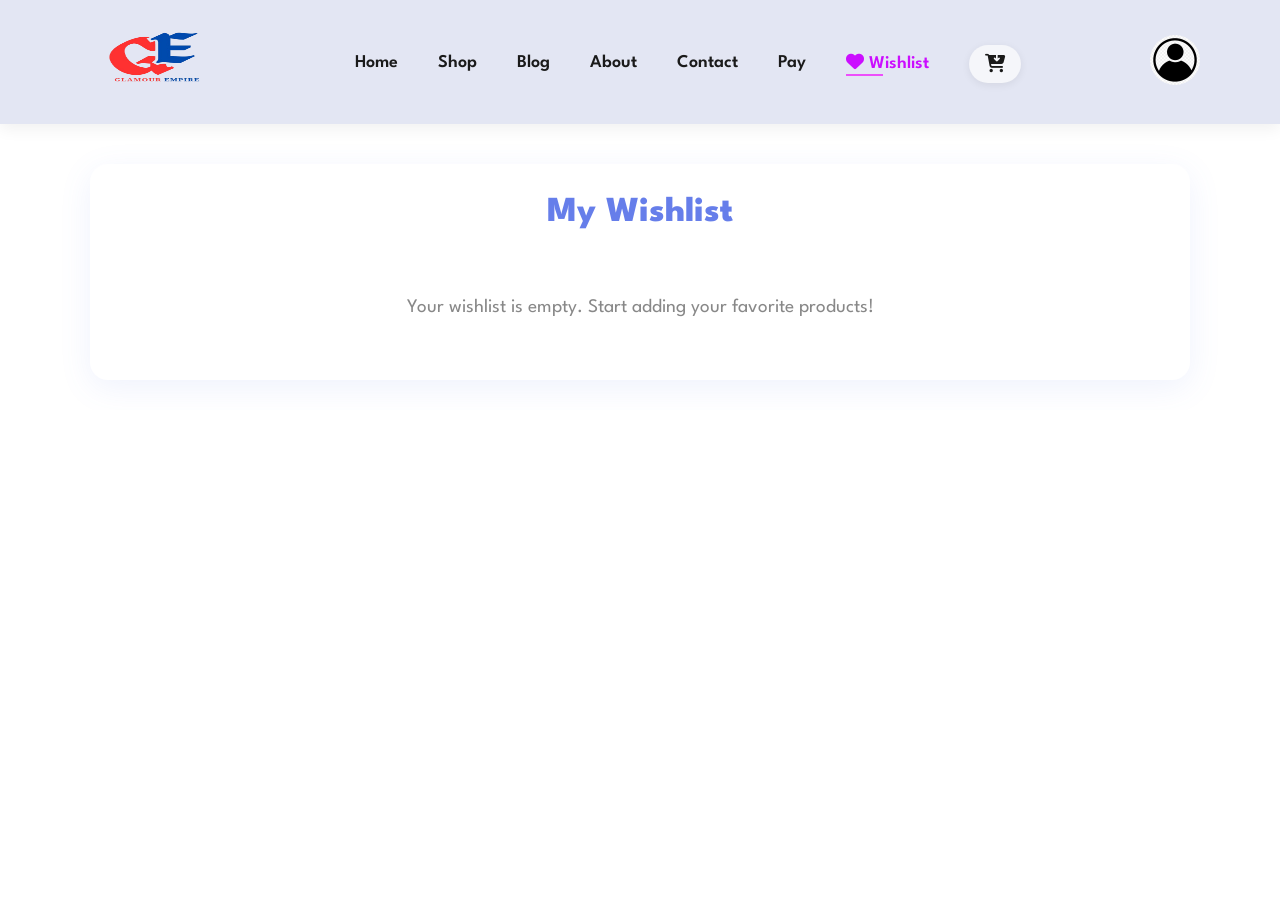
<file: wishlist.html>
<!DOCTYPE html>
<html lang="en">
<head>
    <meta charset="UTF-8">
    <meta name="viewport" content="width=device-width, initial-scale=1.0">
    <title>My Wishlist - E-com</title>
    <link rel="stylesheet" href="style.css">
    <link rel="stylesheet" href="https://cdnjs.cloudflare.com/ajax/libs/font-awesome/6.6.0/css/all.min.css" />
    <style>
        .wishlist-container {
            max-width: 1100px;
            margin: 40px auto 30px auto;
            background: #fff;
            border-radius: 18px;
            box-shadow: 0 8px 32px rgba(102, 126, 234, 0.10);
            padding: 32px 18px 24px 18px;
        }
        .wishlist-title {
            text-align: center;
            color: #667eea;
            font-size: 2.2rem;
            font-weight: 800;
            margin-bottom: 30px;
        }
        .wishlist-grid {
            display: grid;
            grid-template-columns: repeat(auto-fit, minmax(260px, 1fr));
            gap: 28px;
        }
        .wishlist-card {
            background: #f6f7fb;
            border-radius: 14px;
            box-shadow: 0 4px 16px rgba(102, 126, 234, 0.07);
            padding: 18px 12px 18px 12px;
            display: flex;
            flex-direction: column;
            align-items: center;
            position: relative;
            transition: box-shadow 0.2s, transform 0.2s;
        }
        .wishlist-card:hover {
            box-shadow: 0 8px 32px rgba(102, 126, 234, 0.18);
            transform: translateY(-4px) scale(1.02);
        }
        .wishlist-card img {
            width: 120px;
            height: 120px;
            object-fit: cover;
            border-radius: 10px;
            margin-bottom: 16px;
            box-shadow: 0 2px 8px rgba(102, 126, 234, 0.08);
        }
        .wishlist-card h5 {
            font-size: 1.1rem;
            color: #222;
            margin: 0 0 8px 0;
            font-weight: 700;
            text-align: center;
        }
        .wishlist-card .price {
            color: #667eea;
            font-weight: 700;
            font-size: 1.1rem;
            margin-bottom: 10px;
        }
        .wishlist-actions {
            display: flex;
            gap: 10px;
            margin-top: 10px;
        }
        .wishlist-actions button {
            background: #667eea;
            color: #fff;
            border: none;
            border-radius: 6px;
            padding: 7px 18px;
            font-size: 1rem;
            font-weight: 600;
            cursor: pointer;
            transition: background 0.2s;
        }
        .wishlist-actions button:hover {
            background: #e74c3c;
        }
        .wishlist-actions .add-cart-btn {
            background: #27ae60;
        }
        .wishlist-actions .add-cart-btn:hover {
            background: #219150;
        }
        .empty-wishlist {
            text-align: center;
            color: #888;
            font-size: 1.2rem;
            margin: 40px 0;
        }
        @media (max-width: 700px) {
            .wishlist-container {
                padding: 10px 2vw;
            }
            .wishlist-grid {
                grid-template-columns: 1fr;
            }
        }
    </style>
</head>
<body>
    <section id="header">
        <a href="index.html"><img src="logo1-removebg-preview.png" class="logo" alt="logo" width="150px" height="80px"></a>
        <div>
            <ul id="navbar">
                <li><a href="index.html">Home</a></li>
                <li><a href="shop.html">Shop</a></li>
                <li><a href="blog.html">Blog</a></li>
                <li><a href="about.html">About</a></li>
                <li><a href="contact.html">Contact</a></li>
                <li><a href="paymentSection.html">Pay</a></li>
                <li><a class="active" href="wishlist.html"><i class="fa fa-heart"></i> Wishlist</a></li>
                <li><a href="cart.html" id="cart"><i class="fa fa-cart-arrow-down" aria-hidden="true"></i></a></li>
            </ul>
        </div>
        <div>
            <button id="login" onclick="window.location.href='index.html'"></button>
        </div>
    </section>
    <div class="wishlist-container">
        <div class="wishlist-title">My Wishlist</div>
        <div id="wishlistGrid" class="wishlist-grid"></div>
        <div id="emptyWishlist" class="empty-wishlist" style="display:none;">Your wishlist is empty. Start adding your favorite products!</div>
    </div>
    <script>
        function renderWishlist() {
            const wishlist = JSON.parse(localStorage.getItem('wishlist')) || [];
            const grid = document.getElementById('wishlistGrid');
            const emptyMsg = document.getElementById('emptyWishlist');
            grid.innerHTML = '';
            if (wishlist.length === 0) {
                emptyMsg.style.display = 'block';
                return;
            } else {
                emptyMsg.style.display = 'none';
            }
            wishlist.forEach((item, idx) => {
                const card = document.createElement('div');
                card.className = 'wishlist-card';
                card.innerHTML = `
                    <img src="${item.image}" alt="${item.name}">
                    <h5>${item.name}</h5>
                    <div class="price">₹${item.price}</div>
                    <div class="wishlist-actions">
                        <button onclick="removeFromWishlist(${idx})"><i class='fa fa-trash'></i> Remove</button>
                        <button class="add-cart-btn" onclick="addToCartFromWishlist('${item.name.replace(/'/g, "\'")}', ${item.price}, '${item.image}')"><i class='fa fa-cart-arrow-down'></i> Add to Cart</button>
                    </div>
                `;
                grid.appendChild(card);
            });
        }
        function removeFromWishlist(idx) {
            let wishlist = JSON.parse(localStorage.getItem('wishlist')) || [];
            wishlist.splice(idx, 1);
            localStorage.setItem('wishlist', JSON.stringify(wishlist));
            renderWishlist();
        }
        function addToCartFromWishlist(name, price, image) {
            let cart = JSON.parse(localStorage.getItem('cart')) || [];
            cart.push({ name, price, image });
            localStorage.setItem('cart', JSON.stringify(cart));
            alert('Product added to cart!');
        }
        document.addEventListener('DOMContentLoaded', renderWishlist);
    </script>
</body>
</html>
</file>
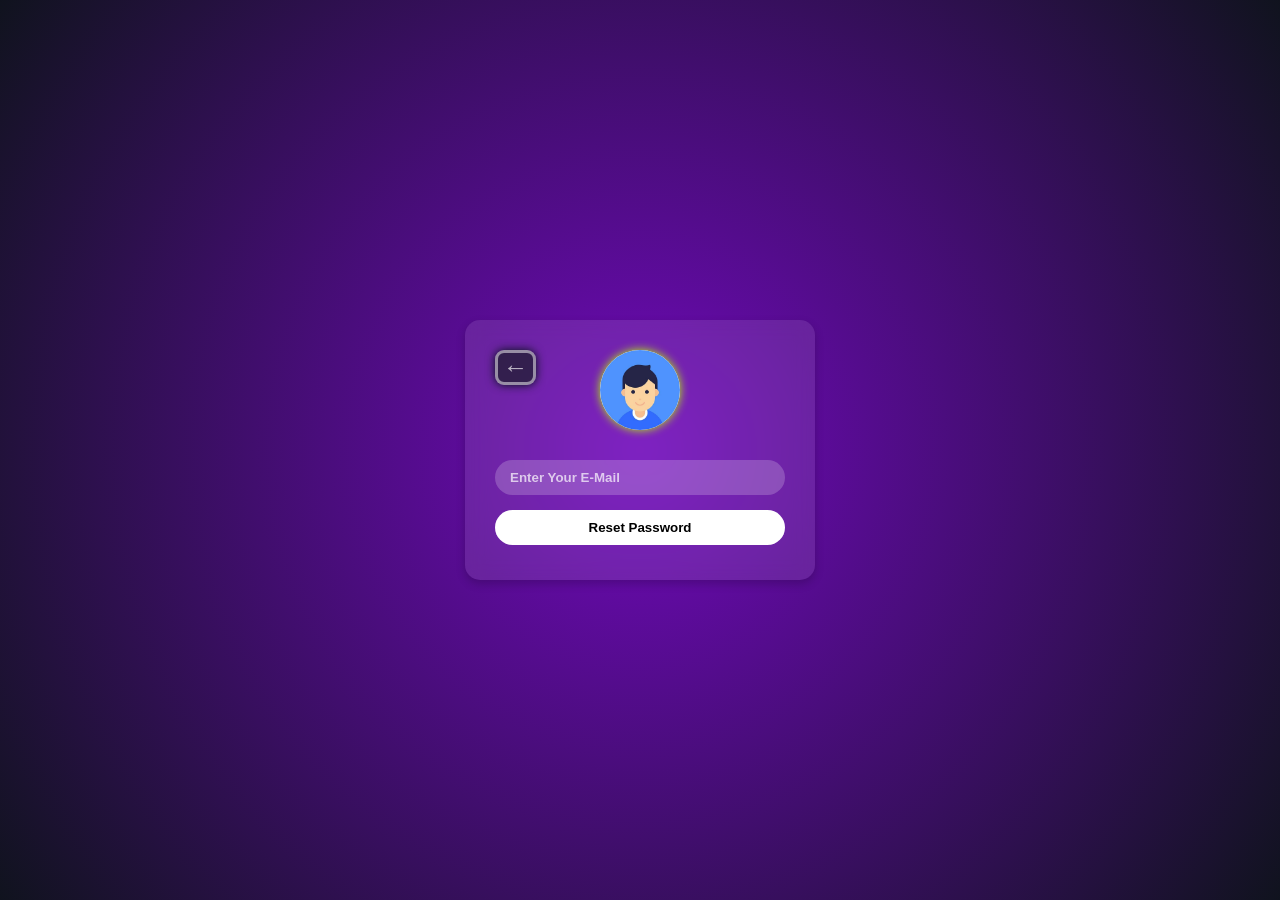
<file: login/Forgot-Password.html>
<!DOCTYPE html>
<html lang="en">
  <head>
    <meta charset="UTF-8" />
    <meta name="viewport" content="width=device-width, initial-scale=1.0" />
    <title>Login UI</title>
    <style>
      * {
        margin: 0;
        padding: 0;
        box-sizing: border-box;
        font-family: Arial, sans-serif;
      }

      body {
        display: flex;
        justify-content: center;
        align-items: center;
        height: 100vh;
        background: radial-gradient(circle, #7109bc, #10131e);
        padding: 20px;
      }

      .login-container {
        background: rgba(255, 255, 255, 0.1);
        padding: 30px;
        border-radius: 15px;
        backdrop-filter: blur(10px);
        box-shadow: 0 4px 10px rgba(0, 0, 0, 0.2);
        text-align: center;
        width: 90%;
        max-width: 350px;
        color: white;
      }

      .profile-icon {
        width: 80px;
        height: 80px;
        background: white;
        border-radius: 50%;
        margin: auto;
        display: flex;
        justify-content: center;
        align-items: center;
        margin-bottom: 20px;
        box-shadow: 0 0 10px rgb(179, 255, 0);
      }

      input {
        width: 100%;
        padding: 10px;
        margin: 10px 0;
        border: none;
        border-radius: 20px;
        outline: none;
        text-align: left;
        padding-left: 15px;
        background: rgba(255, 255, 255, 0.2);
        color: white;
        font-weight: 700;
      }
      a {
        font-weight: 700;
      }
      small{
        font-weight: 700;
      }

      input::placeholder {
        color: rgba(255, 255, 255, 0.7);
        text-align: left;
      }

      .link-container {
        margin: 10px 0;
        text-align: left;
      }

      .divider {
        display: flex;
        align-items: center;
        justify-content: center;
        margin: 10px 0;
      }

      .divider::before,
      .divider::after {
        content: "";
        flex: 1;
        height: 1px;
        background: white;
        margin: 0 10px;
      }

      .btn {
        width: 100%;
        padding: 10px;
        border: none;
        border-radius: 20px;
        background: white;
        color: black;
        cursor: pointer;
        margin: 5px 0;
        font-weight: bold;
      }

      .btn:hover {
        background: #ddd;
      }

      @media (max-width: 480px) {
        .login-container {
          padding: 20px;
        }

        .profile-icon {
          width: 60px;
          height: 60px;
        }
      }
      @media (min-width: 2490px) {
        .login-container {
          padding: 50px;
        }

        body {
    display: flex;
    justify-content: center;
    align-items: center;
    height: 100vh;
    background: radial-gradient(circle, #1a1a2e, #16213e);
    padding: 20px;
}

        .profile-icon {
          width: 60px;
          height: 60px;
        }
      }
      .profile-icon img {
        width: 100%;
        height: 100%;
        border-radius: 50%;
        object-fit: cover;
      }
      .back-btn{
        position: absolute; 
        border: 3px solid rgba(255, 255, 255, 0.493);
        padding: 0px 5px;
        border-radius: 9px;
        background-color: #1f1f30bd;
        box-shadow: 0 0 10px rgb(2, 19, 19);  
      }
      .back-btn a {
        text-decoration: none;
        color: rgba(255, 255, 255, 0.679);
        text-shadow: #ddd;
        font-size: 25px;
      }

      img{
        animation: flip-with-scale 1s;
      }
     @keyframes flip-with-scale {
    0% {
        transform: perspective(400px) scaleX(1);
    }

    100% {
        transform: perspective(400px) scaleX(-1);
    }
}
    </style>
  </head>
  <body>
    <div class="login-container">
      <div class="back-btn"><a href="Login UI.html">←</a></div>
      <div class="profile-icon"><img src="loginlogo.jpg" alt="" /></div>
      <input type="email" placeholder="Enter Your E-Mail " required/>
      
      <button class="btn">
        <a href="setPassword.html" style="text-decoration: none; color: black">Reset Password</a>
      </button>
  </body>
</html>
</file>
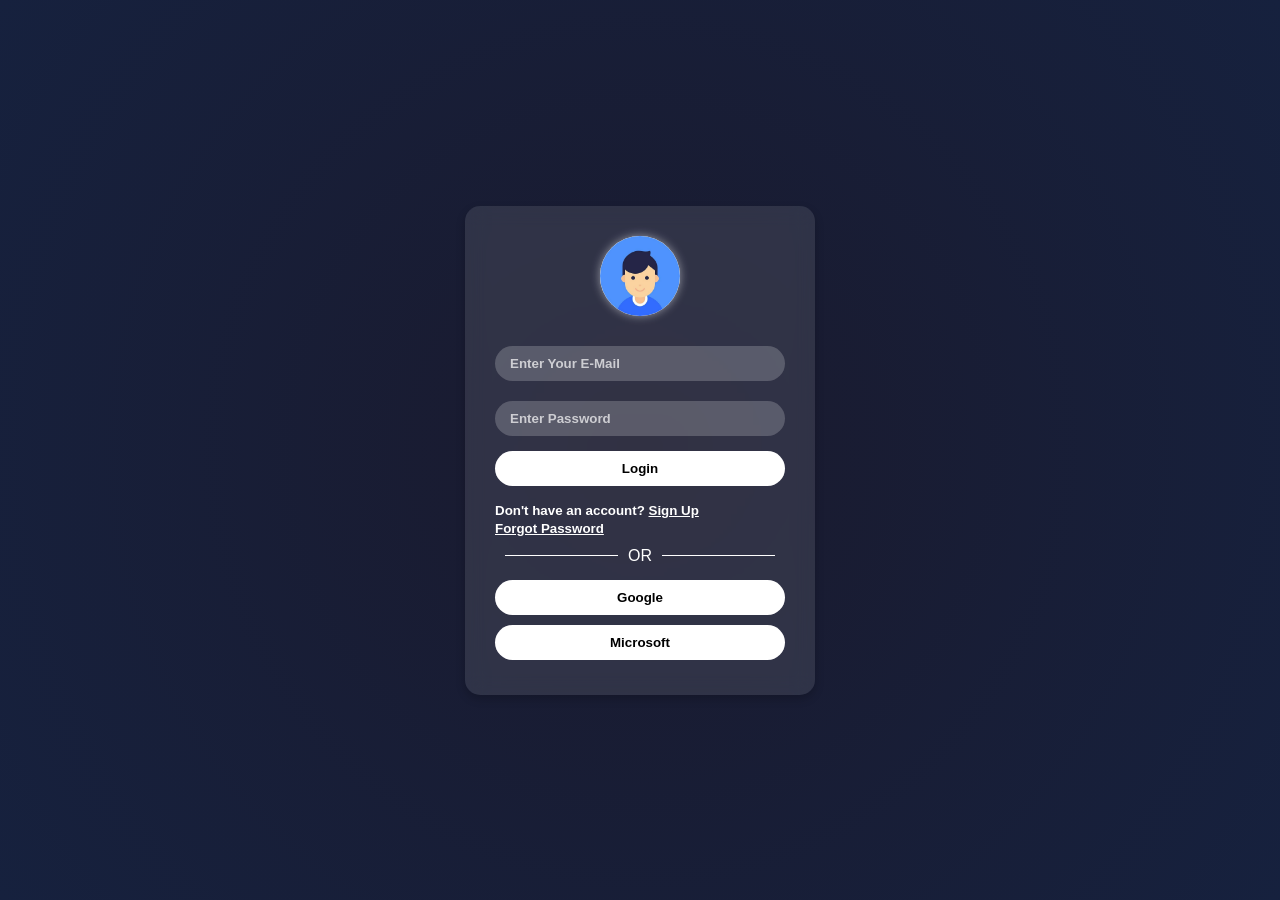
<file: login/Login UI.html>
<!DOCTYPE html>
<html lang="en">
  <head>
    <meta charset="UTF-8" />
    <meta name="viewport" content="width=device-width, initial-scale=1.0" />
    <title>Login UI</title>
    <style>
      * {
        margin: 0;
        padding: 0;
        box-sizing: border-box;
        font-family: Arial, sans-serif;
      }

      body {
        display: flex;
        justify-content: center;
        align-items: center;
        height: 100vh;
        background: radial-gradient(circle, #1a1a2e, #16213e);
        padding: 20px;
      }

      .login-container {
        background: rgba(255, 255, 255, 0.1);
        padding: 30px;
        border-radius: 15px;
        backdrop-filter: blur(10px);
        box-shadow: 0 4px 10px rgba(0, 0, 0, 0.2);
        text-align: center;
        width: 90%;
        max-width: 350px;
        color: white;
      }

      .profile-icon {
        width: 80px;
        height: 80px;
        background: white;
        border-radius: 50%;
        margin: auto;
        display: flex;
        justify-content: center;
        align-items: center;
        margin-bottom: 20px;
        box-shadow: 0 0 10px rgba(255, 255, 255, 0.5);
      }

      input {
        width: 100%;
        padding: 10px;
        margin: 10px 0;
        border: none;
        border-radius: 20px;
        outline: none;
        text-align: left;
        padding-left: 15px;
        background: rgba(255, 255, 255, 0.2);
        color: white;
        font-weight: 700;
      }
      a {
        font-weight: 700;
      }
      small {
        font-weight: 700;
      }

      input::placeholder {
        color: rgba(255, 255, 255, 0.7);
        text-align: left;
      }

      .link-container {
        margin: 10px 0;
        text-align: left;
      }

      .divider {
        display: flex;
        align-items: center;
        justify-content: center;
        margin: 10px 0;
      }

      .divider::before,
      .divider::after {
        content: "";
        flex: 1;
        height: 1px;
        background: white;
        margin: 0 10px;
      }

      .btn {
        width: 100%;
        padding: 10px;
        border: none;
        border-radius: 20px;
        background: white;
        color: black;
        cursor: pointer;
        margin: 5px 0;
        font-weight: bold;
      }

      .btn:hover {
        background: #ddd;
      }

      @media (max-width: 480px) {
        .login-container {
          padding: 20px;
        }

        .profile-icon {
          width: 60px;
          height: 60px;
        }
      }
      @media (min-width: 2490px) {
        .login-container {
          padding: 50px;
        }

        body {
          display: flex;
          justify-content: center;
          align-items: center;
          height: 100vh;
          background: radial-gradient(circle, #1a1a2e, #16213e);
          padding: 20px;
        }

        .profile-icon {
          width: 60px;
          height: 60px;
        }
      }
      .profile-icon img {
        width: 100%;
        height: 100%;
        border-radius: 50%;
        object-fit: cover;
      }
      img{
        animation: flip-with-scale 1s;
      }
     @keyframes flip-with-scale {
    0% {
        transform: perspective(400px) scaleX(1);
    }

    100% {
        transform: perspective(400px) scaleX(-1);
    }
}
    </style>
  </head>
  <body>
    <div class="login-container">
      <div class="profile-icon">
        <img src="loginlogo.jpg" alt="" />
      </div>
      <input type="email" id="email" placeholder="Enter Your E-Mail " required />
      <input type="password" id="password" placeholder="Enter Password" required />
      <button class="btn" onclick="handleLogin()">
        <a href="#" style="text-decoration: none; color: black">Login</a>
      </button>

      <div class="link-container">
        <small
          >Don't have an account?
          <a href="Sign up.html" style="color: white">Sign Up</a></small
        ><br />
        <small
          ><a href="Forgot-Password.html" style="color: white"
            >Forgot Password</a
          ></small
        >
      </div>
      <div class="divider">OR</div>
      <button class="btn">Google</button>
      <button class="btn">Microsoft</button>
    </div>

    <script>
      function handleLogin() {
        const email = document.getElementById('email').value;
        const password = document.getElementById('password').value;
        
        if (email && password) {
          // Simple validation - in a real app, you'd validate against a backend
          if (email.includes('@') && password.length >= 3) {
            // Extract username from email (everything before @)
            const userName = email.split('@')[0];
            
            // Call the function from the main script
            if (window.parent && window.parent.handleLoginSuccess) {
              window.parent.handleLoginSuccess(userName);
            } else {
              // Fallback if parent function is not available
              localStorage.setItem('isLoggedIn', 'true');
              localStorage.setItem('userName', userName);
              alert('Login successful! Welcome, ' + userName);
              window.location.href = '../index.html';
            }
          } else {
            alert('Please enter a valid email and password (minimum 3 characters)');
          }
        } else {
          alert('Please fill in all fields');
        }
      }
      
      // Allow Enter key to trigger login
      document.addEventListener('keypress', function(e) {
        if (e.key === 'Enter') {
          handleLogin();
        }
      });
    </script>
  </body>
</html>
</file>
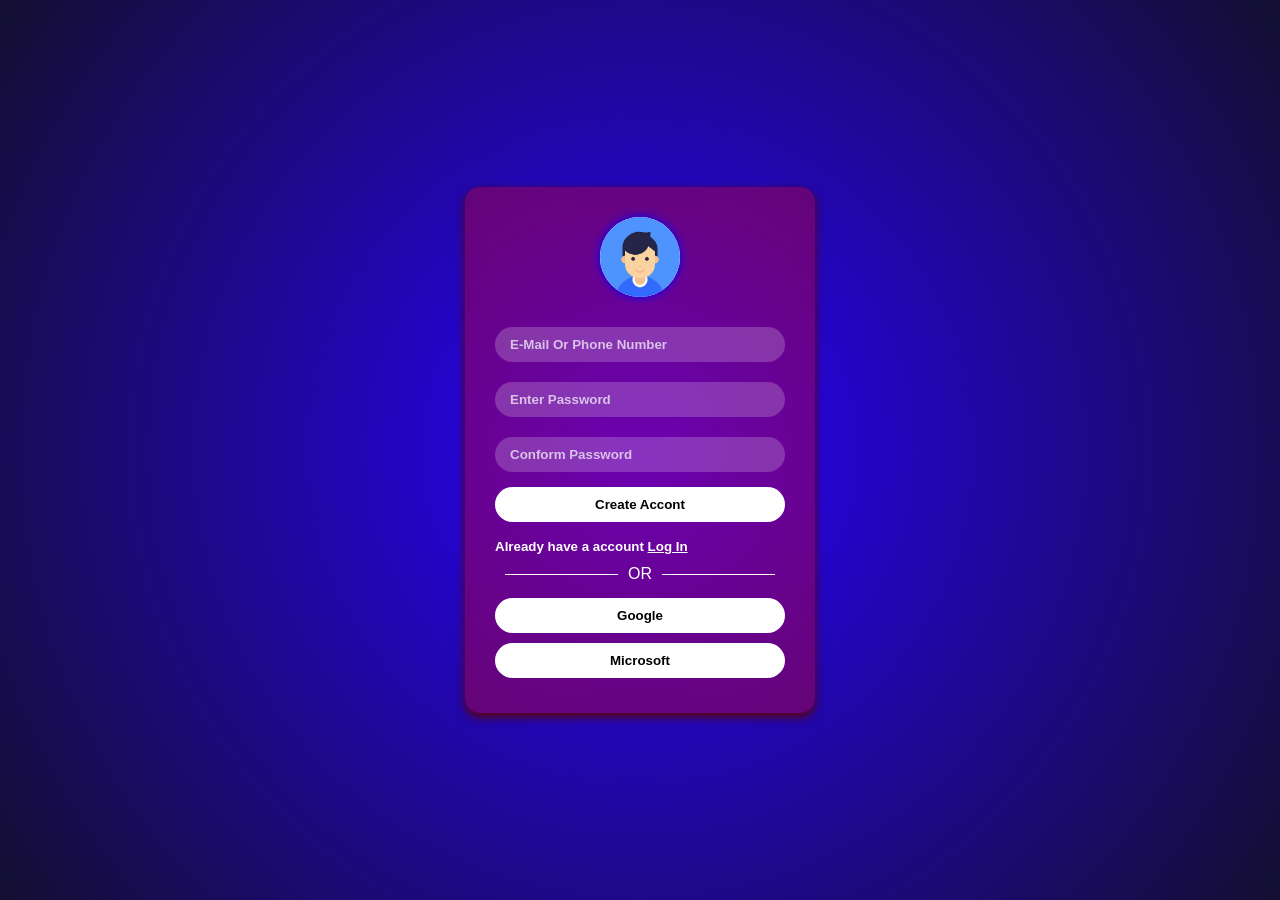
<file: login/Sign up.html>
<!DOCTYPE html>
<html lang="en">
  <head>
    <meta charset="UTF-8" />
    <meta name="viewport" content="width=device-width, initial-scale=1.0" />
    <title>Login UI</title>
    <style>
      * {
        margin: 0;
        padding: 0;
        box-sizing: border-box;
        font-family: Arial, sans-serif;
      }

      body {
        display: flex;
        justify-content: center;
        align-items: center;
        height: 100vh;
        background: radial-gradient(circle, #2b01ff, #130f30);
        padding: 20px;
      }

      .login-container {
        background: rgba(255, 0, 0, 0.307);
        padding: 30px;
        border-radius: 15px;
        backdrop-filter: blur(10px);
        box-shadow: 0 4px 10px rgb(94, 4, 4);
        text-align: center;
        width: 90%;
        max-width: 350px;
        color: white;
      }

      .profile-icon {
        width: 80px;
        height: 80px;
        background: rgb(255, 255, 255);
        border-radius: 50%;
        margin: auto;
        display: flex;
        justify-content: center;
        align-items: center;
        margin-bottom: 20px;
        box-shadow: 0 0 10px rgb(0, 0, 255);
      }

      input {
        width: 100%;
        padding: 10px;
        margin: 10px 0;
        border: none;
        border-radius: 20px;
        outline: none;
        text-align: left;
        padding-left: 15px;
        background: rgba(255, 255, 255, 0.2);
        color: white;
        font-weight: 700;
      }

      input::placeholder {
        color: rgba(255, 255, 255, 0.7);
        text-align: left;
      }

      .link-container {
        margin: 10px 0;
        text-align: left;
      }

      .divider {
        display: flex;
        align-items: center;
        justify-content: center;
        margin: 10px 0;
      }

      .divider::before,
      .divider::after {
        content: "";
        flex: 1;
        height: 1px;
        background: white;
        margin: 0 10px;
      }

      .btn {
        width: 100%;
        padding: 10px;
        border: none;
        border-radius: 20px;
        background: white;
        color: black;
        cursor: pointer;
        margin: 5px 0;
        font-weight: bold;
      }

      .btn:hover {
        background: #ddd;
      }

      @media (max-width: 480px) {
        .login-container {
          padding: 20px;
        }

        .profile-icon {
          width: 60px;
          height: 60px;
        }
      }
      @media (min-width: 2490px) {
        .login-container {
          padding: 50px;
        }

        body {
          display: flex;
          justify-content: center;
          align-items: center;
          height: 100vh;
          background: radial-gradient(circle, #1a1a2e, #16213e);
          padding: 20px;
        }

        .profile-icon {
          width: 60px;
          height: 60px;
        }
      }
      .profile-icon img {
        width: 100%;
        height: 100%;
        border-radius: 50%;
        object-fit: cover;
      }
      a {
        font-weight: 700;
      }
      small{
        font-weight: 700;
      }

      img{
        animation: flip-with-scale 1s;
      }
     @keyframes flip-with-scale {
    0% {
        transform: perspective(400px) scaleX(1);
    }

    100% {
        transform: perspective(400px) scaleX(-1);
    }
}
    </style>
  </head>
  <body>
    <div class="login-container">
      <div class="profile-icon"><img src="loginlogo.jpg" alt="" /></div>
      <input type="email" placeholder="E-Mail Or Phone Number" required />
      <input type="password" placeholder="Enter Password" required />
      <input type="password" placeholder="Conform Password" required />
      <button class="btn">
        <a href="#" style="text-decoration: none; color: black"
          >Create Accont</a
        >
      </button>

      <div class="link-container">
        <small
          >Already have a account
          <a href="Login UI.html" style="color: white;">Log In</a></small
        ><br />
      </div>
      <div class="divider">OR</div>
      <button class="btn">Google</button>
      <button class="btn">Microsoft</button>
    </div>
  </body>
</html>
</file>
<file: style.css>
@import url('https://fonts.googleapis.com/css2?family=Spartan:wght@100;200;300;400;500;600;700;800;900&display=swap');

*{
    margin: 0;
    padding: 0;
    box-sizing: border-box;
    font-family: 'Spartan', sans-serif;
}

h1{
    font-size: 50px;
    line-height: 64px;
    color: #222;
}

h2{
    font-size: 46px;
    line-height: 64px;
    color: #222;
}

h4{
    font-size: 20px;
    color: #222;
}

h6{
    font-size: 700;
    font-size: 12px;
}

p{
    font-size: 16px;
    color: #465b52;
    margin: 15px 0 20px 0;
}

.section-p1 {
    padding: 40px 80px;
}

.section-m1 {
    margin: 40px 0;
}

button.normal {
    font-size: 14px;
    font-weight: 600;
    padding: 15px 30px;
    color: #000;
    background-color: #fff;
    border-radius: 4px;
    border: none;
    cursor: pointer;
    outline: none;
    transition: 0.2s;
}

button.white {
    font-size: 13px;
    font-weight: 600;
    padding: 11px 18px;
    color: #fff;
    background-color: transparent;
    border: 1px solid #fff;
    cursor: pointer;
    outline: none;
    transition: 0.2s;
}

body {
    width: 100%;
}

/* Header start */

#header {
    display: flex;
    align-items: center;
    justify-content: space-between;
    padding: 20px 80px;
    background: #E3E6F3;
    box-shadow: 0 5px 15px rgba(0, 0, 0, 0.06);
    z-index: 999;
    position: sticky;
    top: 0;
    left: 0;
}

#navbar{
    display: flex;
    align-items: center;
    justify-content: center;
}

#navbar li{
    list-style: none;
    padding: 0 20px;
   position: relative;
}

#navbar li a{
    text-decoration: none;
    font-size: 18px;
    font-weight: 600; 
    color: #1a1a1a;  
    transform: 0.3s ease;
}

#navbar li a:hover, 
#navbar li a.active {
    color: #cb0eff;
}

#navbar li a.active::after,
#navbar li a:hover::after {
    content: "";
    width: 30%;
    height: 2px;
    background: #f305ffaa;
    position: absolute;
    bottom: -4px;
    left: 20px;
}

#login{
    border-radius: 50%;
    padding: 0;
    border: none;
    background-image: url("login/image.png");
    background-size: cover;
    background-position: center;
    background-repeat: no-repeat;
    width: 50px;
    height: 50px;
    cursor: pointer;
    transition: all 0.3s ease;
}

#login:hover {
    transform: scale(1.1);
    box-shadow: 0 4px 8px rgba(0, 0, 0, 0.2);
}

/* Home Page */

#hero {
    background-image: url("img/hero4.png");
    height: 90vh;
    width: 100%;
    background-position: top 25% right 0;
    padding: 0 80px 0;
    display: flex;
    flex-direction: column;
    align-items: flex-start;
    justify-content: center;
}

#hero h4 {
    padding-bottom: 15px;
}
#hero h1 {
    color: #088178;
}
#hero button{
    background-image: url("img/button.png");
    background-color: transparent;
    color: #088178;
    border: 0;
    padding: 14px 80px 14px 65px;
    background-repeat: no-repeat;
    cursor: pointer;
    font-weight: 700;
    font-size: 15px;
}

/* Features */

#feature {
    display: flex;
    align-items: center;
    justify-content: space-between;
    flex-wrap: wrap;
}

#feature .fe-box {
    width: 180px;
    text-align: center;
    padding: 5px 1px;
    box-shadow: 20px 20px 34px rgba(0, 0, 0, 0.03);
    border: 1px solid #cce7d0;
    border-radius: 4px;
    margin: 15px 0;
}

#feature .fe-box:hover {
    box-shadow: 10px 10px 54px rgba(70, 62, 221, 0.1);
}

#feature .fe-box img {
    width: 100%;
    margin-bottom: 10px;
}

#feature .fe-box h6 {
    display: inline-block;
    padding: 9px 8px 6px 8px;
    line-height: 1;
    border-radius: 4px;
    color: #088178;
    background-color: #fddde4;
}

#feature .fe-box:nth-child(2) h6 {
    background-color: #cdebbc;
}

#feature .fe-box:nth-child(3) h6 {
    background-color: #d1e8f2;
}

#feature .fe-box:nth-child(4) h6 {
    background-color: #cdd4f8;
}

#feature .fe-box:nth-child(5) h6 {
    background-color: #f6dbf6;
}

#feature .fe-box:nth-child(6) h6 {
    background-color: #fff2e5;
}

#product1 {
    text-align: center;
}

#product1 .pro-container {
    display: flex;
    justify-content: space-between;
    padding-top: 20px;
    flex-wrap: wrap;

}

#product1 .pro {
    width: 23%;
    min-width: 250px;
    padding: 10px 12px;
    border: 1px solid #cce7d0;
    border-radius: 25px;
    cursor: pointer;
    box-shadow: 20px 20px 30px rgba(0, 0, 0, 0.02);
    margin: 15px 0;
    transition: 0.2s ease;
    position: relative;
}

#product1 .pro:hover {
    box-shadow: 20px 20px 30px rgba(0, 0, 0, 0.06);
}

#product1 .pro img {
    width: 100%;
    border-radius: 20px;
}

#product1 .pro .des {
    text-align: start;
    padding: 10px 0;
}

#product1 .pro .des span {
    color: #606063;
    font-size: 12px;
}

#product1 .pro .des h5{
    padding-top: 7px;
    color: #1a1a1a;
    font-size: 14px;
}

#product1 .pro .des i {
    font-size: 12px;
    color: rgb(243, 181, 25);
}

#product1 .pro .des h4 {
    padding-top: 7px;
    font-size: 15px;
    font-weight: 700;
    color: #088178;
}

#product1 .pro #cart {
    width: 40px;
    height: 40px;
    line-height: 40px;
    border-radius: 50px;
    background-color: #e8f6ea;
    font-weight: 500;
    color: #088178;
    border: 1px solid #cce7d0;
    position: absolute;
    bottom: 20px;
    right: 10px;
}

#product1 .pro #cart:hover {
    background-color: #088178;
    color: #fff;
}

#banner {
    display: flex;
    flex-direction: column;
    justify-content: center;
    align-items: center;
    text-align: center;
    background-image: url("img/banner/b2.jpg");
    width: 100%;
    height: 30vh;
    background-size: cover;
    background-position: center;
}

#banner h4 {
    color: #fff;
    font-size: 16px;
}

#banner h2 {
    color: #fff;
    font-size: 30px;
    padding: 10px 0;
}

#banner h2 span {
    color: #ef3636;
    
}

#banner button:hover {
    background: #088178;
    color: #fff;

}

#sm-banner {
    display: flex;
    justify-content: space-between;
    flex-wrap: wrap;
}

#sm-banner .banner-box {
    display: flex;
    flex-direction: column;
    justify-content: center;
    align-items: flex-start;
    background-image: url("img/banner/b17.jpg");
    min-width: 650px;
    height: 40vh;
    background-size: cover;
    background-position: center;
    padding: 30px;
}

#sm-banner .banner-box2 {
    background-image: url("img/banner/b10.jpg");
}

#sm-banner h4 {
    color: #fff;
    font-size: 20px;
    font-weight: 300;
}

#sm-banner h2 {
    color: #FFF;
    font-size: 28px;
    font-weight: 800;
}

#sm-banner span {
    color: #FFF;
    font-size: 14px;
    font-weight: 500;
    padding-bottom: 10px;
}

#sm-banner .banner-box:hover button{
    background: #088178;
    border: 1px solid #088178;
}

#banner3 {
    display: flex;
    justify-content: space-between;
    flex-wrap: wrap;
    padding: 0 80px;
}

#banner3 .banner-box {
    display: flex;
    flex-direction: column;
    justify-content: center;
    align-items: flex-start;
    background-image: url("img/banner/b7.jpg");
    min-width: 30%;
    height: 30vh;
    background-size: cover;
    background-position: center;
    padding: 20px;
    margin-bottom: 20px;
    cursor: pointer;
}

#banner3 .banner-box2{
    background-image: url("img/banner/b4.jpg");
}

#banner3 .banner-box3{
    background-image: url("img/banner/b18.jpg");
}

#banner3 .banner-box h2 {
    color: #fff;
    font-weight: 900;
    font-size: 22px;
}

#banner3 .banner-box h3 {
    color: #f406d4ee;
    font-weight: 800;
    font-size: 15px;
}

#newsletter {
    display: flex;
    justify-content: space-between;
    flex-wrap: wrap;
    align-items: center;
    background-image: url("img/banner/b14.png");
    background-repeat: no-repeat;
    background-position: 20% 30%;
    background-color: #041e42;
}

#newsletter h4 {
    font-size: 22px;
    font-weight: 700;
    color: #fff;
}

#newsletter p {
    font-size: 14px;
    font-weight: 600;
    color: #818ea0;
}
#newsletter p span{
     color: #ffbd27;
}

#newsletter .form {
    display: flex;
    width: 40%;
}

#newsletter input {
    height: 3.125rem;
    padding: 0 1.25em;
    font-size: 14px;
    width: 100%;
    border: 1px solid transparent;
    border-radius: 4px;
    outline: none;
    border-top-right-radius: 0;
    border-bottom-right-radius: 0;
}

#newsletter button{
    background-color: #088178;
    color: #FFF;
    white-space: nowrap;
    border-top-left-radius: 0;
    border-bottom-left-radius: 0;
}

marquee {
    background-color: #3fa5eebd;
    color: #030001;
    padding: 15px;
    margin-top: 20px;
    margin-bottom: 20px;
    font-weight: 700;
}

/* footer */
footer{
    margin-top: 30px;
    background: #140B5C;
    width: 100%;
    bottom: 0;
    left: 0;
}
footer::before{
    content: "";
    position: absolute;
    left: 0;
    top: 100px;
    background: #AFAFB6;
    height: 1px;
    width: 100%;
}

footer .content{
    max-width: 1250px;
    margin: auto;
    padding: 30px 40px 40px 40px;
}

footer .top{
    display: flex;
    align-items: center;
    margin-bottom: 50px;
    justify-content: space-between
}
.content .logo-details{
    color: #fff;
    font-size: 30px;
}
footer #link-boxes{
    width: 100%;
    display: flex;
    justify-content: space-between;
}
footer  #link-boxes .box{
    width: calc (100% / 510px);
}
.content #link-boxes{
    color: #fff;
    font-size: 18px;
    font-weight: 400;
    margin-bottom: 10px;
    position: relative;
}
.link_name::before{
    content: '';
    position: absolute;
    left: 0;
    bottom: 2px;
    height: 2px;
    width: 35px;
    background: #fff;
}
footer .bottom-details .bottom_text{
 max-width: 1250px;
 margin: auto;
 padding: 20px 40px;
 display: flex;
 justify-content: space-between;
}
.bottom-details .bottom_text span,
.bottom-details .bottom_text a{
 font-size: 14px;
 font-weight: 300;
 color: #fff;
 opacity: 0.8;
 text-decoration: none;
}
.bottom-details .bottom_text a:hover{
 opacity: 1;
 text-decoration: underline;
}
.bottom-details .bottom_text a{
 margin-right: 10px;
}
@media (max-width: 900px) {
 footer .content .link-boxes{
 flex-wrap: wrap;
}
footer .content .link-boxes.input-box{
 width: 40%;
 margin-top: 10px;
}
}
@media (max-width: 700px) {
footer{
 position: relative;
}
footer .content .link-boxes.box{
 width: calc(100% / 310px);
}
footer .content .link-boxes .input-box{
 width: 60%;
}
.bottom-details .bottom_text span,
.bottom-details .bottom_text a{
 font-size: 12px;
}
}

/* General Styling */
@media (width:799px)
{
* {
    margin: 0;
    padding: 0;
    box-sizing: border-box;
    font-family: 'Spartan', sans-serif;
}

body {
    width: 100%;
    line-height: 1.6;
    overflow-x: hidden; /* Prevents horizontal scroll */
}

/* Typography */
h1 {
    font-size: 50px;
    line-height: 64px;
    color: #222;
}

h2 {
    font-size: 46px;
    line-height: 64px;
    color: #222;
}

h4 {
    font-size: 20px;
    color: #222;
}

h6 {
    font-size: 700;
    font-size: 12px;
}

p {
    font-size: 16px;
    color: #465b52;
    margin: 15px 0 20px 0;
}

/* Sections */
.section-p1 {
    padding: 40px 80px;
}

.section-m1 {
    margin: 40px 0;
}

/* Buttons */
button.normal {
    font-size: 14px;
    font-weight: 600;
    padding: 15px 30px;
    color: #000;
    background-color: #fff;
    border-radius: 4px;
    border: none;
    cursor: pointer;
    outline: none;
    transition: 0.2s;
}

button.white {
    font-size: 13px;
    font-weight: 600;
    padding: 11px 18px;
    color: #fff;
    background-color: transparent;
    border: 1px solid #fff;
    cursor: pointer;
    outline: none;
    transition: 0.2s;
}

/* Header */
#header {
    display: flex;
    align-items: center;
    justify-content: space-between;
    padding: 20px;
    background: #E3E6F3;
    box-shadow: 0 5px 15px rgba(0, 0, 0, 0.06);
    position: sticky;
    top: 0;
    width: 740px;
    
}

/* Navigation */
#navbar {
    display: flex;
    align-items: center;
    justify-content: center;
}

#navbar li {
    list-style: none;
    padding: 0 15px;
    position: relative;
}

#navbar li a {
    text-decoration: none;
    font-size: 18px;
    font-weight: 600;
    color: #1a1a1a;
    transition: 0.3s ease;
}

#navbar li a:hover,
#navbar li a.active {
    color: #cb0eff;
}

#navbar li a.active::after,
#navbar li a:hover::after {
    content: "";
    width: 100%;
    height: 2px;
    background: #f305ffaa;
    position: absolute;
    bottom: -4px;
    left: 0;
}

/* Hero Section */
#hero {
    background-image: url("img/hero4.png");
    width: 800px;
    height: 500px;
    background-position: center;
    background-size: cover;
    display: flex;
    flex-direction: column;
    align-items: flex-start;
    justify-content: center;
    padding: 0 20px;
}

#hero h4 {
    padding-bottom: 15px;
}

#hero h1 {
    color: #088178;
}

#hero button {
    background-image: url("img/button.png");
    background-color: transparent;
    color: #088178;
    border: 0;
    padding: 14px 80px 14px 65px;
    background-repeat: no-repeat;
    cursor: pointer;
    font-weight: 700;
    font-size: 15px;
}

/* Features */
#feature {
    display: flex;
    align-items: center;
    justify-content: space-between;
    flex-wrap: wrap;
    padding: 20px;
}

#feature .fe-box {
    width: 180px;
    text-align: center;
    padding: 25px 15px;
    box-shadow: 20px 20px 34px rgba(0, 0, 0, 0.03);
    border: 1px solid #cce7d0;
    border-radius: 4px;
    margin: 15px 0;
}

/* Products */
#product1 .pro-container {
    display: flex;
    justify-content: space-between;
    padding-top: 20px;
    flex-wrap: wrap;
    padding: 0 20px;
}

#product1 .pro {
    width: 100%;
    min-width: 250px;
    padding: 10px 12px;
    border: 1px solid #cce7d0;
    border-radius: 25px;
    cursor: pointer;
    box-shadow: 20px 20px 30px rgba(0, 0, 0, 0.02);
    margin: 15px 0;
    transition: 0.2s ease;
    position: relative;
}

.wishlist-btn {
    background: none;
    border: none;
    position: absolute;
    top: 12px;
    right: 12px;
    z-index: 2;
    cursor: pointer;
    font-size: 1.3em;
    color: #bbb;
    transition: color 0.2s, transform 0.2s;
}
.wishlist-btn.active, .wishlist-btn:hover {
    color: #e74c3c;
    transform: scale(1.15);
}

/* Responsive Design for iPhone 14 Pro Max and below */
@media (max-width: 550px) {
    #hero {
    background-image: url("img/hero4.png");
    height: 200px;
    width: 00px;
    background-position: top 25% right 0;
    padding: 0 80px 0;
    display: flex;
    flex-direction: column;
    align-items: flex-start;
    justify-content: center;
}

    #header {
        padding: 10px 20px;
        flex-direction: column;
    }

    #navbar li {
        padding: 0 10px;
    }

    #navbar li a {
        font-size: 14px;
    }

    h1 {
        font-size: 28px;
        line-height: 40px;
    }

    h2 {
        font-size: 24px;
        line-height: 36px;
    }

    p {
        font-size: 14px;
    }

    #feature {
        flex-direction: column;
        align-items: center;
        padding: 10px;
    }

    #product1 .pro-container {
        flex-direction: column;
        align-items: center;
    }

    #product1 .pro {
        width: 100%; /* Full width for smaller screens */
    }

    button.normal {
        padding: 10px 20px;
    }

    button.white {
        padding: 8px 14px;
    }

    #banner {
        height: 20vh;
        width: 100%;
    }

    #newsletter {
        flex-direction: column;
        padding: 20px;
        text-align: center;
        width: 100%;
    }

    #newsletter .form {
        width: 100%;
    }

    #newsletter input {
        font-size: 12px;
    }

    #newsletter button {
        font-size: 12px;
    }

    #banner3 {
        flex-direction: column;
        width: 100%;
    }

    #banner3 .banner-box {
        width: 100%;
    }
}
}

/* --- Responsive Enhancements Start --- */

/* Large desktops (1200px and up) */
@media (max-width: 1200px) {
  .section-p1 {
    padding: 40px 40px;
  }
  #header {
    padding: 20px 40px;
  }
  #banner3 {
    padding: 0 40px;
  }
}

/* Tablets and small desktops (992px and up) */
@media (max-width: 992px) {
  #header {
    flex-direction: column;
    align-items: flex-start;
    padding: 20px 20px;
  }
  #navbar {
    flex-direction: column;
    align-items: flex-start;
    width: 100%;
  }
  #navbar li {
    padding: 10px 0;
  }
  .section-p1 {
    padding: 30px 20px;
  }
  #feature {
    justify-content: center;
    gap: 10px;
  }
  #product1 .pro-container {
    flex-wrap: wrap;
    gap: 20px;
    justify-content: center;
  }
  #product1 .pro {
    width: 45%;
    min-width: 220px;
  }
  #banner3 {
    flex-direction: column;
    padding: 0 20px;
  }
  #banner3 .banner-box {
    min-width: 100%;
    margin-bottom: 20px;
  }
}

/* Tablets and large phones (768px and up) */
@media (max-width: 768px) {
  #header {
    flex-direction: column;
    align-items: flex-start;
    padding: 15px 10px;
  }
  #navbar {
    flex-direction: column;
    align-items: flex-start;
    width: 100%;
  }
  #navbar li {
    padding: 8px 0;
  }
  .section-p1 {
    padding: 20px 10px;
  }
  #feature {
    flex-direction: column;
    align-items: center;
    gap: 10px;
  }
  #product1 .pro-container {
    flex-direction: column;
    align-items: center;
    gap: 20px;
  }
  #product1 .pro {
    width: 90%;
    min-width: 180px;
  }
  #banner3 {
    flex-direction: column;
    padding: 0 10px;
  }
  #banner3 .banner-box {
    min-width: 100%;
    margin-bottom: 20px;
  }
  #sm-banner {
    flex-direction: column;
    align-items: center;
    gap: 20px;
  }
  #sm-banner .banner-box {
    min-width: 100%;
    height: 30vh;
    margin-bottom: 10px;
  }
  #newsletter .form {
    width: 100%;
    flex-direction: column;
    gap: 10px;
  }
}

/* Phones (550px and up) */
@media (max-width: 550px) {
  #header {
    flex-direction: column;
    align-items: flex-start;
    padding: 10px 5px;
  }
  #navbar {
    flex-direction: column;
    align-items: flex-start;
    width: 100%;
  }
  #navbar li {
    padding: 6px 0;
  }
  .section-p1 {
    padding: 10px 5px;
  }
  #feature {
    flex-direction: column;
    align-items: center;
    gap: 5px;
  }
  #feature .fe-box {
    width: 90%;
    margin: 8px 0;
  }
  #product1 .pro-container {
    flex-direction: column;
    align-items: center;
    gap: 10px;
    padding: 0;
  }
  #product1 .pro {
    width: 100%;
    min-width: 120px;
    margin: 10px 0;
  }
  #banner {
    height: 18vh;
    padding: 10px 0;
  }
  #banner3 {
    flex-direction: column;
    padding: 0 5px;
  }
  #banner3 .banner-box {
    min-width: 100%;
    margin-bottom: 10px;
    height: 18vh;
    padding: 10px;
  }
  #sm-banner {
    flex-direction: column;
    align-items: center;
    gap: 10px;
  }
  #sm-banner .banner-box {
    min-width: 100%;
    height: 18vh;
    margin-bottom: 8px;
    padding: 10px;
  }
  #newsletter {
    flex-direction: column;
    padding: 10px;
    text-align: center;
    width: 100%;
  }
  #newsletter .form {
    width: 100%;
    flex-direction: column;
    gap: 8px;
  }
  #newsletter input {
    font-size: 12px;
  }
  #newsletter button {
    font-size: 12px;
  }
  footer .content, footer .bottom-details .bottom_text {
    padding: 10px 5px;
  }
  footer #link-boxes {
    flex-direction: column;
    gap: 10px;
  }
  footer #link-boxes .box {
    width: 100%;
    margin-bottom: 10px;
  }
}

/* Extra small devices (375px and up) */
@media (max-width: 375px) {
  h1 { font-size: 22px; }
  h2 { font-size: 18px; }
  h4 { font-size: 14px; }
  p { font-size: 12px; }
  #header, .section-p1, #banner3, #newsletter, footer .content, footer .bottom-details .bottom_text {
    padding: 4px 2px;
  }
  #product1 .pro {
    min-width: 80px;
    font-size: 12px;
  }
  #feature .fe-box {
    padding: 10px 5px;
  }
}

/* Hide horizontal overflow */
html, body {
  max-width: 100vw;
  overflow-x: hidden;
}

/* --- Responsive Enhancements End --- */

/* --- Hamburger and Mobile Header Styles Start --- */
@media (max-width: 768px) {
  #header {
    flex-direction: row;
    align-items: center;
    justify-content: space-between;
    padding: 10px 10px;
    position: relative;
  }
  #hamburger-menu {
    display: block !important;
    z-index: 1002;
    margin-left: 10px;
  }
  #navbar {
    display: none;
    flex-direction: column;
    position: absolute;
    top: 100%;
    left: 0;
    width: 100vw;
    background: #e3e6f3;
    box-shadow: 0 8px 24px rgba(0,0,0,0.08);
    z-index: 1001;
    padding: 20px 0 10px 0;
  }
  #navbar li {
    width: 100%;
    text-align: left;
    padding: 12px 24px;
    border-bottom: 1px solid #f0f0f0;
  }
  #navbar li:last-child {
    border-bottom: none;
  }
  #login {
    margin-left: auto;
  }
}

/* Overlay effect for open menu (optional, can be toggled with a class if desired) */
#navbar.menu-open::before {
  content: '';
  position: fixed;
  top: 0; left: 0; right: 0; bottom: 0;
  background: rgba(0,0,0,0.2);
  z-index: 1000;
}

/* Hero section text readability on mobile */
@media (max-width: 768px) {
  #hero {
    padding: 0 10px 0;
    height: 50vh;
    min-height: 300px;
    background-size: cover;
    background-position: center;
    justify-content: flex-end;
  }
  #hero h1, #hero h2, #hero h4, #hero p {
    background: rgba(255,255,255,0.7);
    display: inline-block;
    padding: 2px 8px;
    border-radius: 4px;
    margin-bottom: 2px;
  }
  #hero button {
    margin-bottom: 20px;
  }
}
/* --- Hamburger and Mobile Header Styles End --- */

/* --- Responsive Header/Navbar for All Devices Start --- */

/* Large desktops (1200px and up) */
@media (min-width: 1200px) {
  #header {
    flex-direction: row;
    align-items: center;
    justify-content: space-between;
    padding: 20px 80px;
  }
  #navbar {
    display: flex !important;
    flex-direction: row;
    align-items: center;
    position: static;
    width: auto;
    background: none;
    box-shadow: none;
    padding: 0;
  }
  #navbar li {
    padding: 0 20px;
    border-bottom: none;
    width: auto;
    text-align: center;
  }
  #hamburger-menu {
    display: none !important;
  }
  #login {
    margin-left: 0;
  }
}

/* Laptops/Tablets (992px and up) */
@media (min-width: 992px) and (max-width: 1199px) {
  #header {
    flex-direction: row;
    align-items: center;
    justify-content: space-between;
    padding: 20px 40px;
  }
  #navbar {
    display: flex !important;
    flex-direction: row;
    align-items: center;
    position: static;
    width: auto;
    background: none;
    box-shadow: none;
    padding: 0;
  }
  #navbar li {
    padding: 0 14px;
    border-bottom: none;
    width: auto;
    text-align: center;
  }
  #hamburger-menu {
    display: none !important;
  }
  #login {
    margin-left: 0;
  }
}

/* Tablets and below (less than 992px) */
@media (max-width: 991px) {
  #header {
    display: flex;
    flex-direction: row;
    align-items: center;
    justify-content: space-between;
    padding: 10px 10px;
    position: relative;
  }
  #header > a.logo {
    margin-right: auto;
  }
  #header > div:last-child {
    display: flex;
    align-items: center;
    gap: 10px;
    margin-left: auto;
  }
  #hamburger-menu {
    display: block !important;
    z-index: 1002;
    margin-left: 0;
    margin-right: 0;
    order: 2;
  }
  #login {
    order: 1;
  }
}

/* --- Responsive Header/Navbar for All Devices End --- */

/* --- Mobile Font and Product Grid Tweaks Start --- */
@media (max-width: 768px) {
  h1 { font-size: 2rem; line-height: 2.2rem; }
  h2 { font-size: 1.5rem; line-height: 1.7rem; }
  h4 { font-size: 1rem; }
  p { font-size: 0.95rem; }
  .star i, .pro .des i { font-size: 0.9em; }
  #hero {
    padding: 0 5px 0;
    min-height: 220px;
    height: auto;
  }
  #hero h1, #hero h2, #hero h4, #hero p {
    font-size: inherit;
    padding: 1px 4px;
    margin-bottom: 1px;
    background: rgba(255,255,255,0.5);
  }
  #hero button {
    font-size: 1em;
    padding: 10px 30px 10px 25px;
  }
  #product1 .pro-container {
    flex-wrap: wrap;
    gap: 10px;
    justify-content: space-between;
    padding: 0 2px;
  }
  #product1 .pro {
    width: 48%;
    min-width: 120px;
    margin: 0 0 12px 0;
    box-sizing: border-box;
  }
  #product1 .pro img {
    width: 100%;
    height: auto;
    object-fit: cover;
  }
}
@media (max-width: 550px) {
  h1 { font-size: 1.3rem; line-height: 1.5rem; }
  h2 { font-size: 1.1rem; line-height: 1.2rem; }
  h4 { font-size: 0.95rem; }
  p { font-size: 0.85rem; }
  #product1 .pro {
    width: 98%;
    min-width: 90px;
    margin: 0 0 10px 0;
  }
  #product1 .pro-container {
    gap: 6px;
  }
}
@media (max-width: 375px) {
  h1 { font-size: 1.1rem; }
  h2 { font-size: 0.95rem; }
  h4 { font-size: 0.8rem; }
  p { font-size: 0.7rem; }
  #product1 .pro {
    width: 98%;
    min-width: 60px;
    font-size: 0.8em;
  }
}
/* --- Mobile Font and Product Grid Tweaks End --- */

/* --- Hamburger Right Alignment and Section Responsiveness Start --- */
@media (max-width: 991px) {
  #header {
    display: flex;
    flex-direction: row;
    align-items: center;
    justify-content: space-between;
    padding: 10px 10px;
    position: relative;
  }
  #header > a.logo {
    margin-right: auto;
  }
  #header > div:last-child {
    display: flex;
    align-items: center;
    gap: 10px;
    margin-left: auto;
  }
  #hamburger-menu {
    display: block !important;
    z-index: 1002;
    margin-left: 0;
    margin-right: 0;
    order: 2;
  }
  #login {
    order: 1;
  }
}

/* Ensure all sections have responsive padding and font */
@media (max-width: 768px) {
  #feature, #product1, #banner, #sm-banner, #banner3, #newsletter, footer {
    padding-left: 5px;
    padding-right: 5px;
  }
}
@media (max-width: 550px) {
  #feature, #product1, #banner, #sm-banner, #banner3, #newsletter, footer {
    padding-left: 2px;
    padding-right: 2px;
  }
}
/* --- Hamburger Right Alignment and Section Responsiveness End --- */

/* --- True Responsive Grid Fixes Start --- */

/* Product grid: 4 per row desktop, 3 per row tablet, 2 per row mobile */
@media (min-width: 992px) {
  #product1 .pro-container {
    display: grid;
    grid-template-columns: repeat(4, 1fr);
    gap: 20px;
    padding: 0 20px;
  }
  #product1 .pro {
    width: 100%;
    margin-bottom: 0;
  }
}
@media (min-width: 769px) and (max-width: 991px) {
  #product1 .pro-container {
    display: grid;
    grid-template-columns: repeat(3, 1fr);
    gap: 16px;
    padding: 0 10px;
  }
  #product1 .pro {
    width: 100%;
    margin-bottom: 0;
  }
}
@media (max-width: 768px) {
  #product1 .pro-container {
    display: grid;
    grid-template-columns: repeat(2, 1fr);
    gap: 10px;
    padding: 0 2px;
  }
  #product1 .pro {
    width: 100%;
    margin-bottom: 10px;
  }
}

/* Feature grid: 4 per row desktop, 3 per row tablet, 2 per row mobile */
@media (min-width: 992px) {
  #feature {
    display: grid;
    grid-template-columns: repeat(4, 1fr);
    gap: 20px;
    padding: 0 20px;
  }
  #feature .fe-box {
    width: 100%;
    margin-bottom: 0;
  }
}
@media (min-width: 769px) and (max-width: 991px) {
  #feature {
    display: grid;
    grid-template-columns: repeat(3, 1fr);
    gap: 16px;
    padding: 0 10px;
  }
  #feature .fe-box {
    width: 100%;
    margin-bottom: 0;
  }
}
@media (max-width: 768px) {
  #feature {
    display: grid;
    grid-template-columns: repeat(2, 1fr);
    gap: 10px;
    padding: 0 2px;
  }
  #feature .fe-box {
    width: 100%;
    margin-bottom: 10px;
  }
}

/* Make all images scale down and not overflow */
#product1 .pro img, #feature .fe-box img {
  width: 100%;
  height: auto;
  object-fit: cover;
  display: block;
}

/* Hero section: compact text and image on mobile */
@media (max-width: 768px) {
  #hero {
    flex-direction: column;
    align-items: flex-start;
    justify-content: flex-end;
    min-height: 180px;
    height: auto;
    padding: 10px 5px 10px 5px;
  }
  #hero h1, #hero h2, #hero h4, #hero p {
    font-size: 1em;
    padding: 2px 6px;
    margin-bottom: 2px;
    background: rgba(255,255,255,0.7);
    border-radius: 3px;
  }
  #hero button {
    font-size: 0.95em;
    padding: 8px 18px 8px 18px;
    margin-bottom: 10px;
  }
}

/* --- True Responsive Grid Fixes End --- */

/* --- Compact Hero Section Start --- */
#hero {
  max-height: 400px;
  min-height: 220px;
  height: 60vh;
  padding: 0 40px;
  display: flex;
  flex-direction: column;
  align-items: flex-start;
  justify-content: center;
}
@media (max-width: 991px) {
  #hero {
    max-height: 300px;
    min-height: 160px;
    height: 40vh;
    padding: 0 15px;
  }
}
@media (max-width: 768px) {
  #hero {
    max-height: 180px;
    min-height: 100px;
    height: 28vh;
    padding: 0 5px;
    justify-content: center;
  }
  #hero h1, #hero h2, #hero h4, #hero p {
    font-size: 1em;
    padding: 2px 6px;
    margin-bottom: 2px;
    background: rgba(255,255,255,0.7);
    border-radius: 3px;
  }
  #hero button {
    font-size: 0.95em;
    padding: 8px 18px 8px 18px;
    margin-bottom: 6px;
  }
}
/* --- Compact Hero Section End --- */

/* --- Modern Hero Section Layout Start --- */
#hero {
  display: flex;
  flex-direction: row;
  align-items: center;
  justify-content: space-between;
  max-height: 800px;
  min-height: 220px;
  height: 90vh;
  padding: 0 40px;
  gap: 32px;
}
#hero .hero-text {
  flex: 1 1 50%;
  display: flex;
  flex-direction: column;
  align-items: flex-start;
  justify-content: center;
  padding-right: 24px;
}
#hero .hero-image {
  flex: 1 1 50%;
  display: flex;
  align-items: center;
  justify-content: center;
}
#hero .hero-image img {
  max-width: 340px;
  width: 100%;
  height: auto;
  border-radius: 12px;
  object-fit: cover;
  box-shadow: 0 4px 24px rgba(0,0,0,0.08);
}
#hero h1, #hero h2, #hero h4, #hero p {
  background: none;
  margin-bottom: 8px;
}
#hero button {
  margin-top: 10px;
}
@media (max-width: 991px) {
  #hero {
    padding: 0 10px;
    gap: 16px;
    max-height: 320px;
    height: 40vh;
  }
  #hero .hero-image img {
    max-width: 220px;
  }
}
@media (max-width: 767px) {
  #hero {
    flex-direction: column;
    align-items: center;
    justify-content: flex-start;
    max-height: none;
    min-height: 120px;
    height: auto;
    padding: 10px 5px 10px 5px;
    gap: 8px;
  }
  #hero .hero-text {
    width: 100%;
    align-items: center;
    justify-content: center;
    padding-right: 0;
    text-align: center;
  }
  #hero .hero-image {
    width: 100%;
    justify-content: center;
    align-items: center;
    margin-top: 8px;
  }
  #hero .hero-image img {
    max-width: 90vw;
    width: 100%;
    height: auto;
    border-radius: 10px;
  }
  #hero h1, #hero h2, #hero h4, #hero p {
    font-size: 1em;
    margin-bottom: 4px;
    background: none;
    padding: 0;
  }
  #hero button {
    font-size: 0.95em;
    padding: 8px 18px 8px 18px;
    margin-bottom: 6px;
  }
}
/* --- Modern Hero Section Layout End --- */

/* --- Shop Page Responsive Grid and Video --- */
#shopGrid {
  display: grid;
  grid-template-columns: repeat(4, 1fr);
  gap: 28px;
}
@media (max-width: 1199px) {
  #shopGrid {
    grid-template-columns: repeat(3, 1fr);
  }
}
@media (max-width: 900px) {
  #shopGrid {
    grid-template-columns: repeat(2, 1fr);
  }
}
@media (max-width: 600px) {
  #shopGrid {
    grid-template-columns: 1fr;
  }
}
#shopGrid .pro {
  width: 100%;
  min-width: 0;
  box-sizing: border-box;
  border: 1px solid #cce7d0;
  border-radius: 18px;
  box-shadow: 0 4px 18px rgba(0,0,0,0.04);
  padding: 12px 10px 18px 10px;
  background: #fff;
  display: flex;
  flex-direction: column;
  align-items: center;
  position: relative;
  margin: 0;
}
#shopGrid .pro img {
  width: 100%;
  max-width: 220px;
  height: auto;
  object-fit: cover;
  border-radius: 12px;
  margin-bottom: 10px;
}
#shopGrid .des {
  width: 100%;
  text-align: left;
  margin-bottom: 8px;
}
#shopGrid .star {
  display: flex;
  align-items: center;
  gap: 2px;
}
#shopGrid .wishlist-btn, #shopGrid #cart, #shopGrid .review-btn {
  margin: 4px 4px 0 0;
}

/* Responsive video section for shop.html */
.shop-video-section {
  width: 100%;
  max-width: 900px;
  margin: 40px auto 30px auto;
  border-radius: 18px;
  overflow: hidden;
  box-shadow: 0 8px 32px rgba(102, 126, 234, 0.12);
  background: #fff;
  display: flex;
  flex-direction: column;
  align-items: center;
}
.shop-video-player {
  width: 100%;
  background: #000;
}
.shop-video-player video {
  width: 100%;
  height: 420px;
  object-fit: cover;
  display: block;
}
@media (max-width: 900px) {
  .shop-video-player video {
    height: 260px;
  }
}
@media (max-width: 600px) {
  .shop-video-player video {
    height: 160px;
  }
}
/* --- End Shop Page Responsive Grid and Video --- */

/* --- Modern Product Buttons and Gold Stars --- */
/* Modern button styles for product cards */
.wishlist-btn, #cart, .review-btn {
  background: #f5f6fa;
  border: none;
  border-radius: 50px;
  box-shadow: 0 2px 8px rgba(0,0,0,0.07);
  padding: 10px 16px;
  margin: 4px 4px 0 0;
  font-size: 1.1em;
  color: #222;
  cursor: pointer;
  transition: background 0.2s, color 0.2s, box-shadow 0.2s, transform 0.15s;
  outline: none;
  display: inline-flex;
  align-items: center;
  justify-content: center;
}
.wishlist-btn.active, .wishlist-btn:hover {
  background: #ffeaea;
  color: #e74c3c;
  transform: scale(1.08);
}
#cart:hover, .review-btn:hover {
  background: #e3e6f3;
  color: #088178;
  transform: scale(1.08);
}
.review-btn {
  border-radius: 24px;
  background: #f5f6fa;
  color: #e67e22;
  font-weight: 600;
  padding: 8px 18px;
  margin-top: 8px;
}
.review-btn:hover {
  background: #fff7e6;
  color: #d35400;
}

/* Gold star color for all ratings */
.star i, .fa-star, .fas.fa-star {
  color: #FFD700 !important;
}

/* --- End Modern Product Buttons and Gold Stars --- */

/* --- Wishlist and Cart Button Positioning --- */
.pro {
  position: relative;
}
/* --- Wishlist Button Top-Right Only --- */
.wishlist-btn {
  position: absolute;
  top: 12px;
  right: 12px;
  left: auto;
  z-index: 2;
}
#cart {
  position: static;
  top: auto;
  right: auto;
  z-index: auto;
}
/* Ensure buttons do not overlap image corners too much */
.pro img {
  border-radius: 12px;
}
/* --- End Wishlist and Cart Button Positioning --- */
</file>
